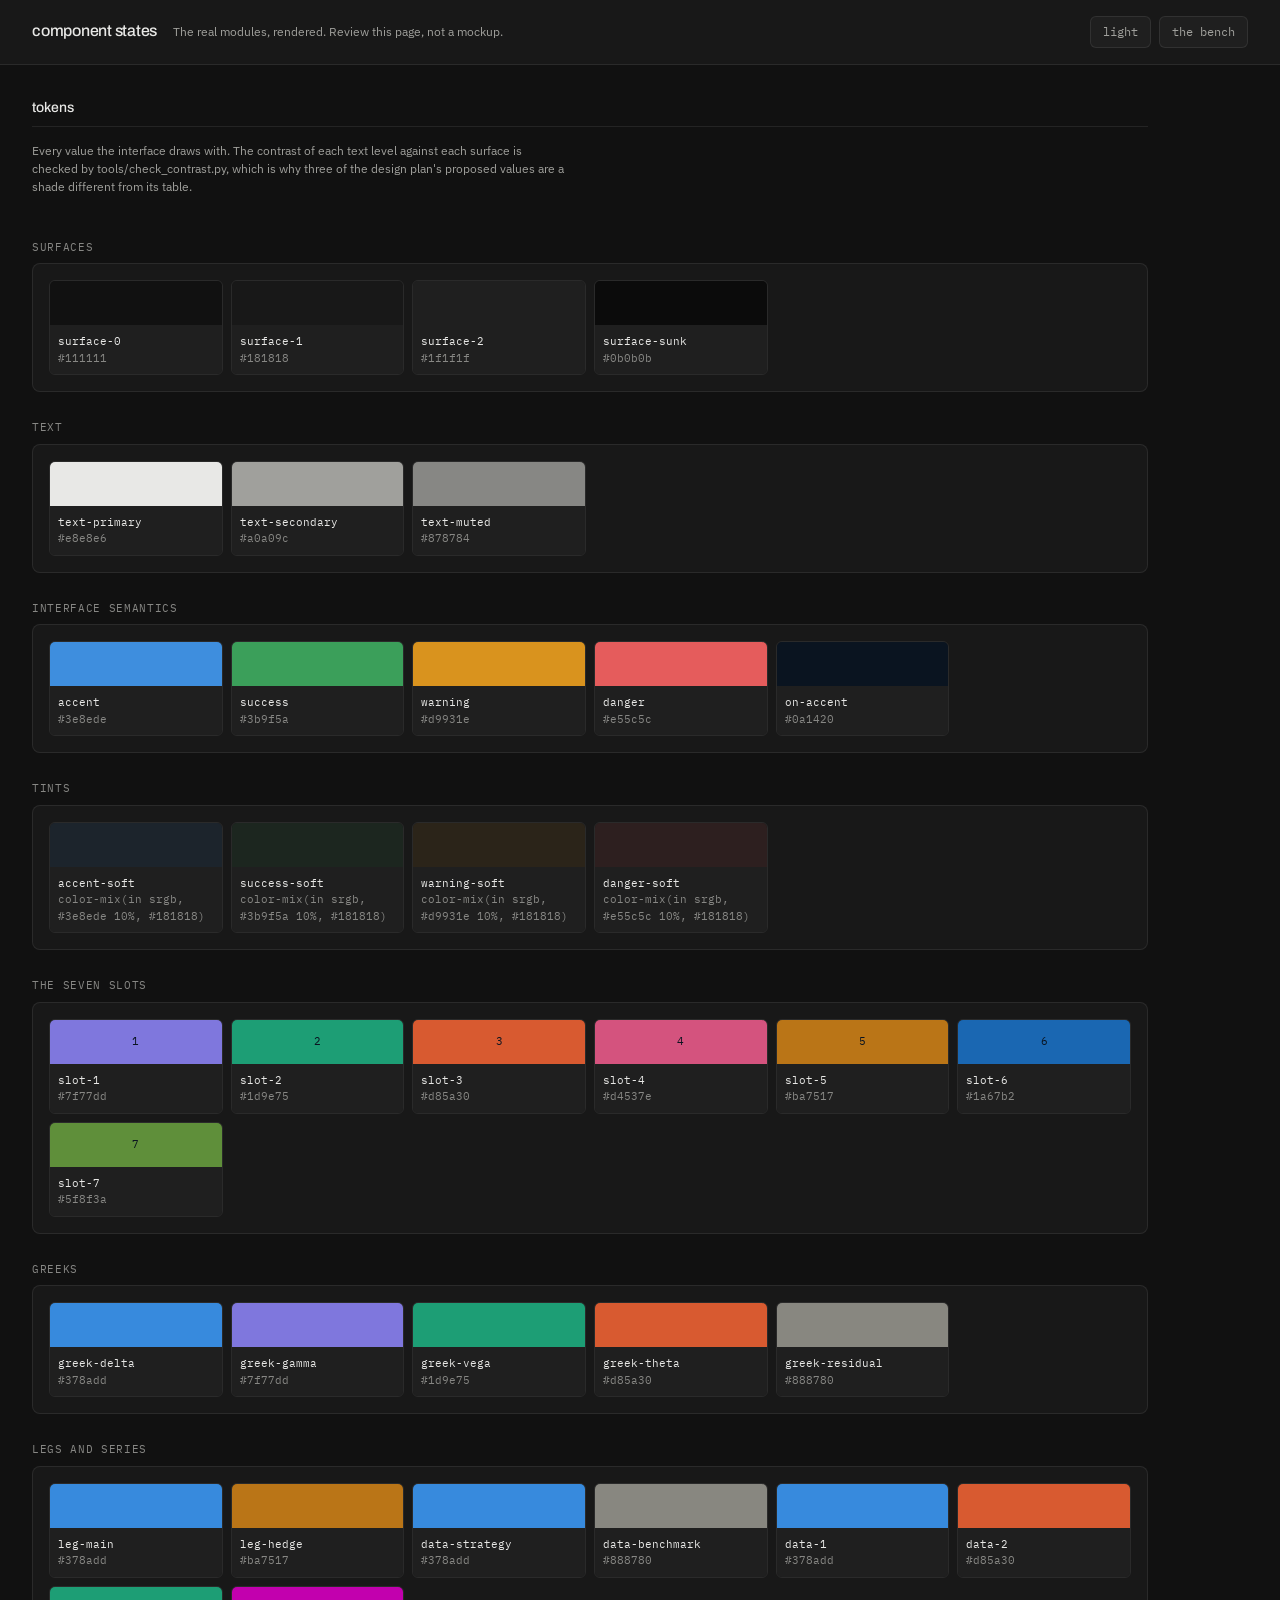
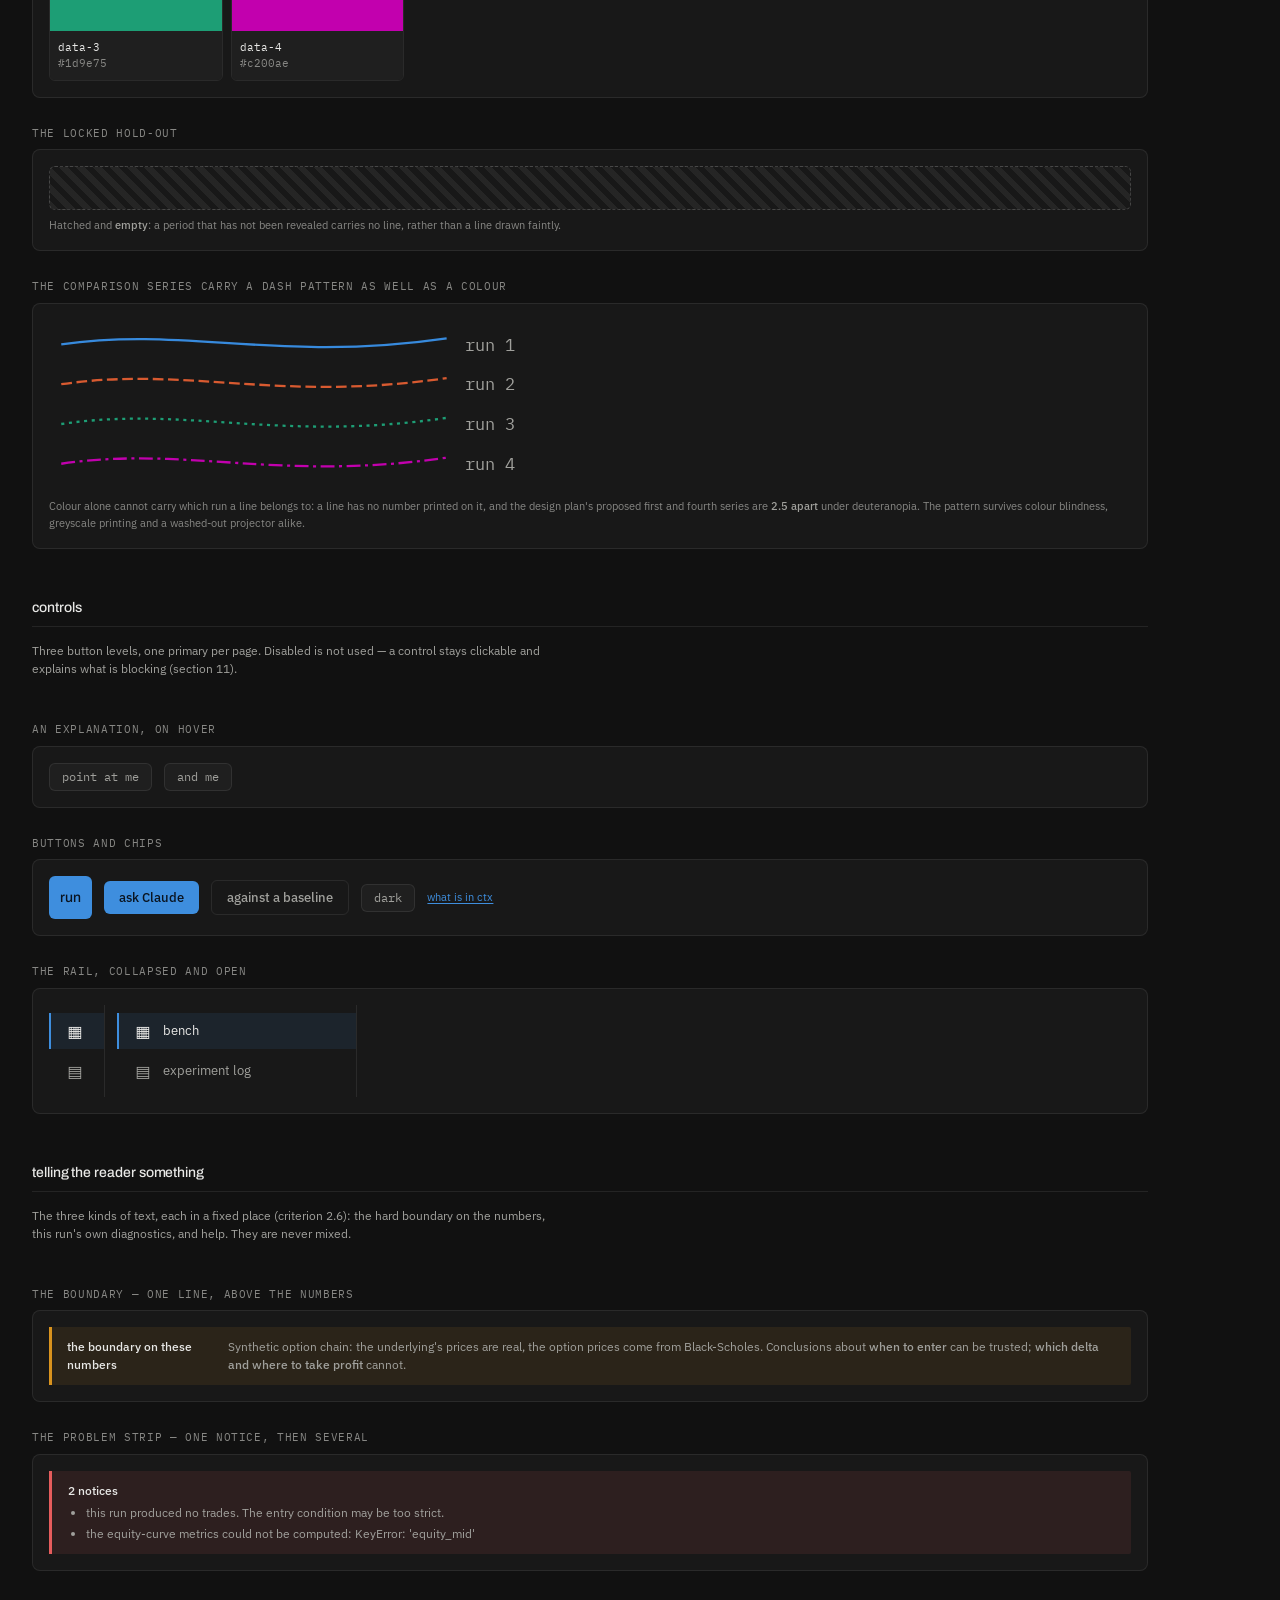
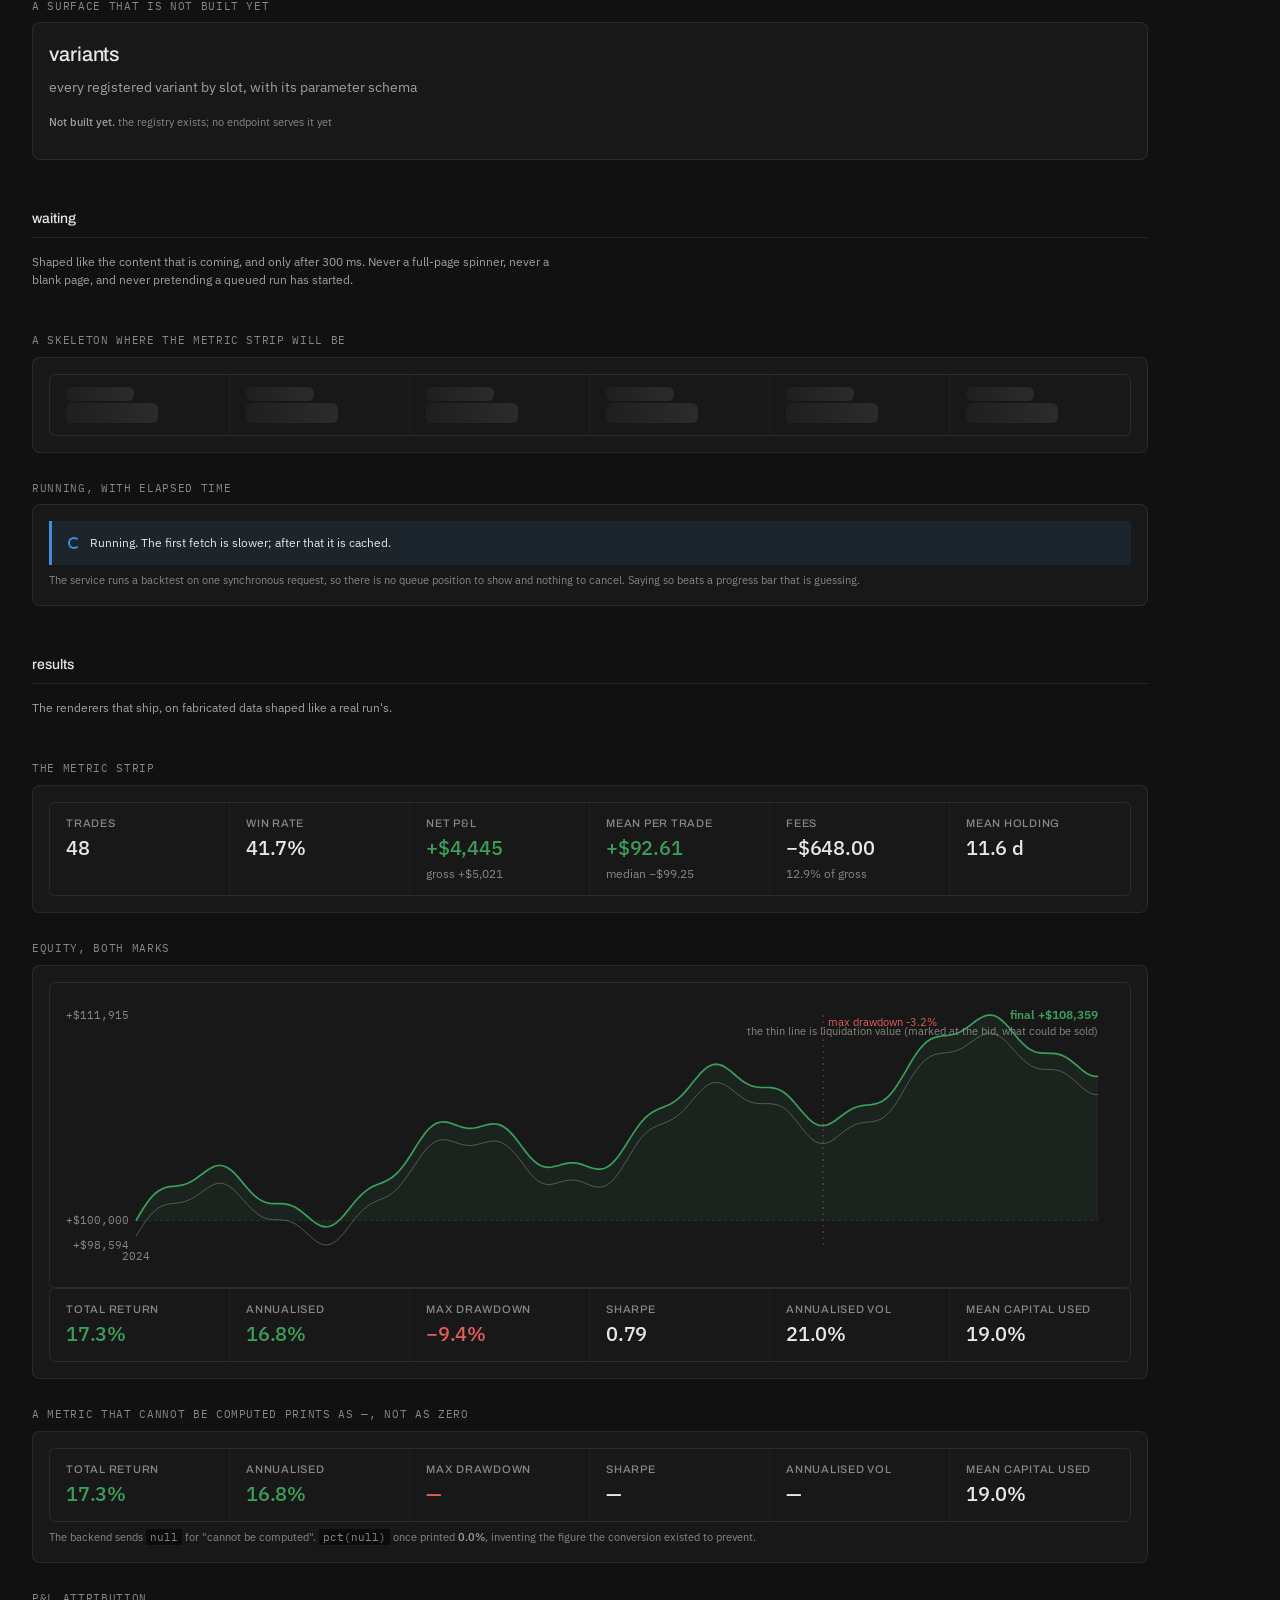
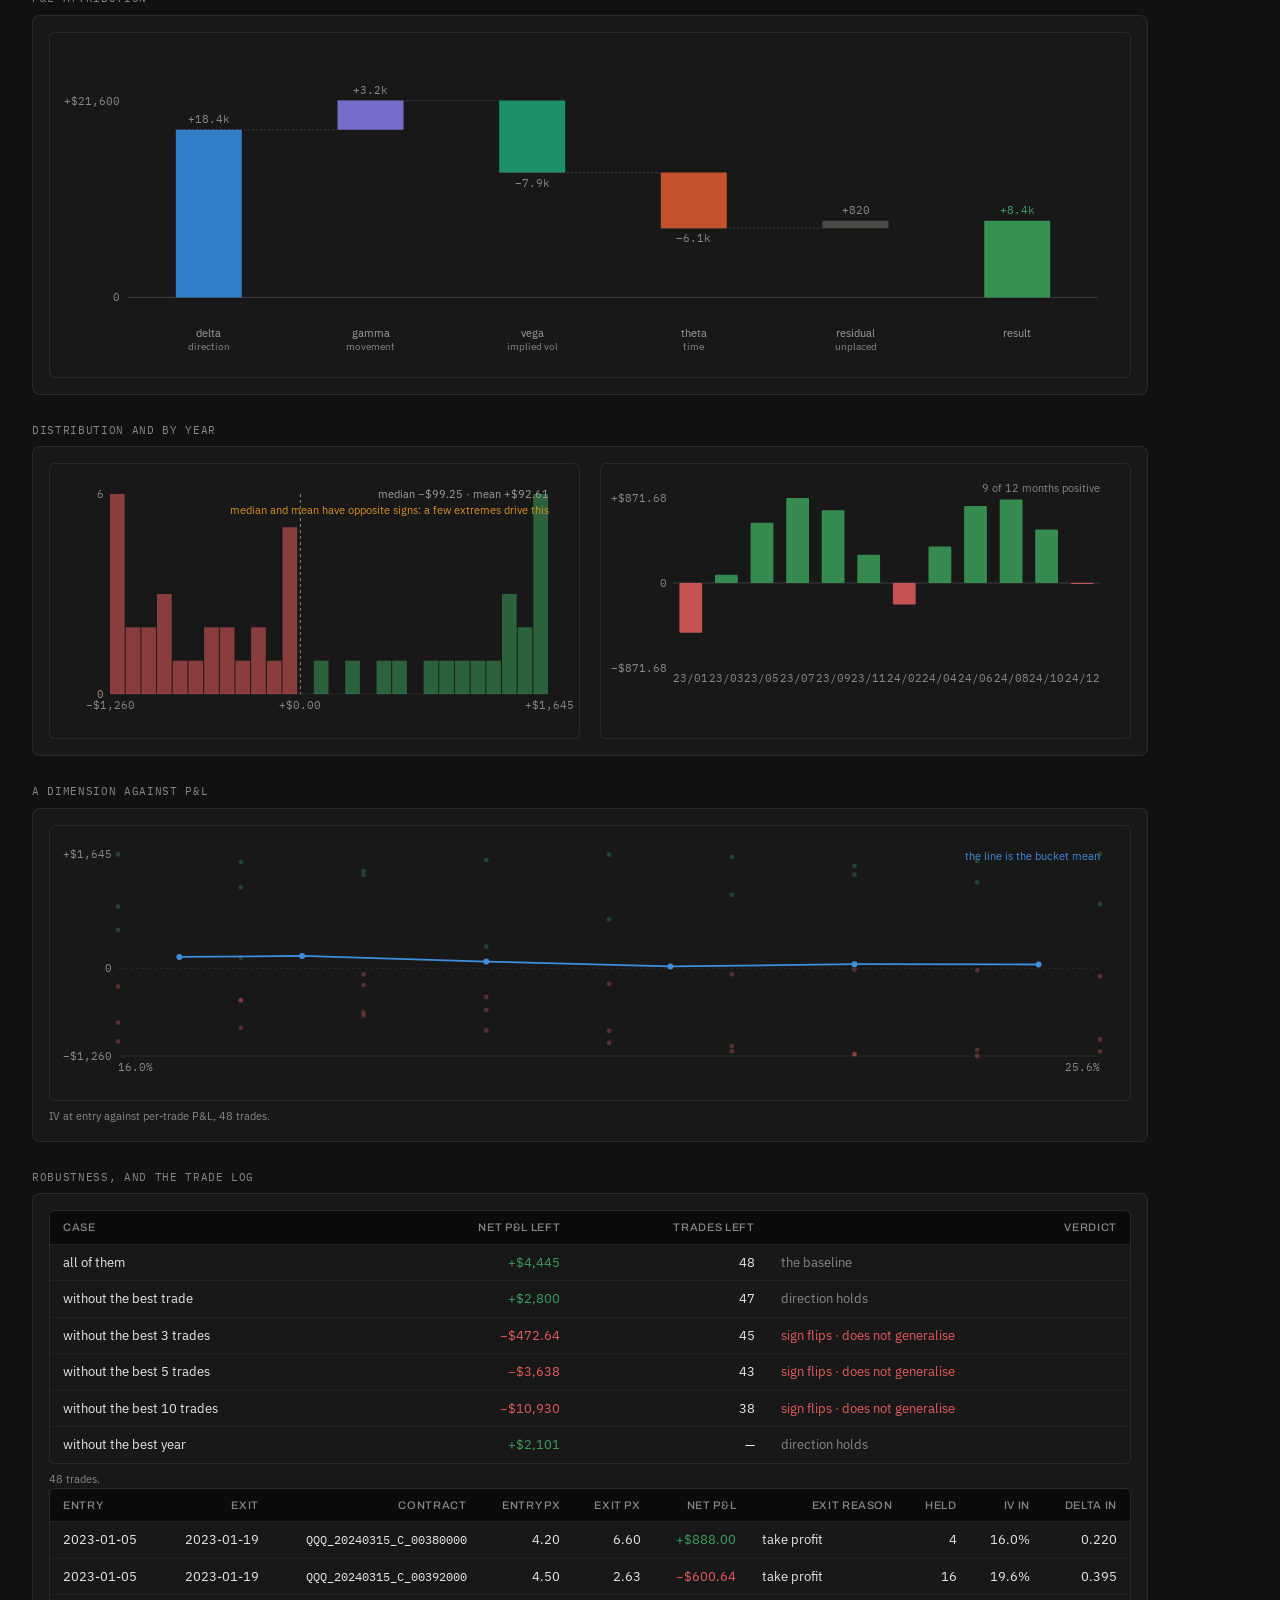
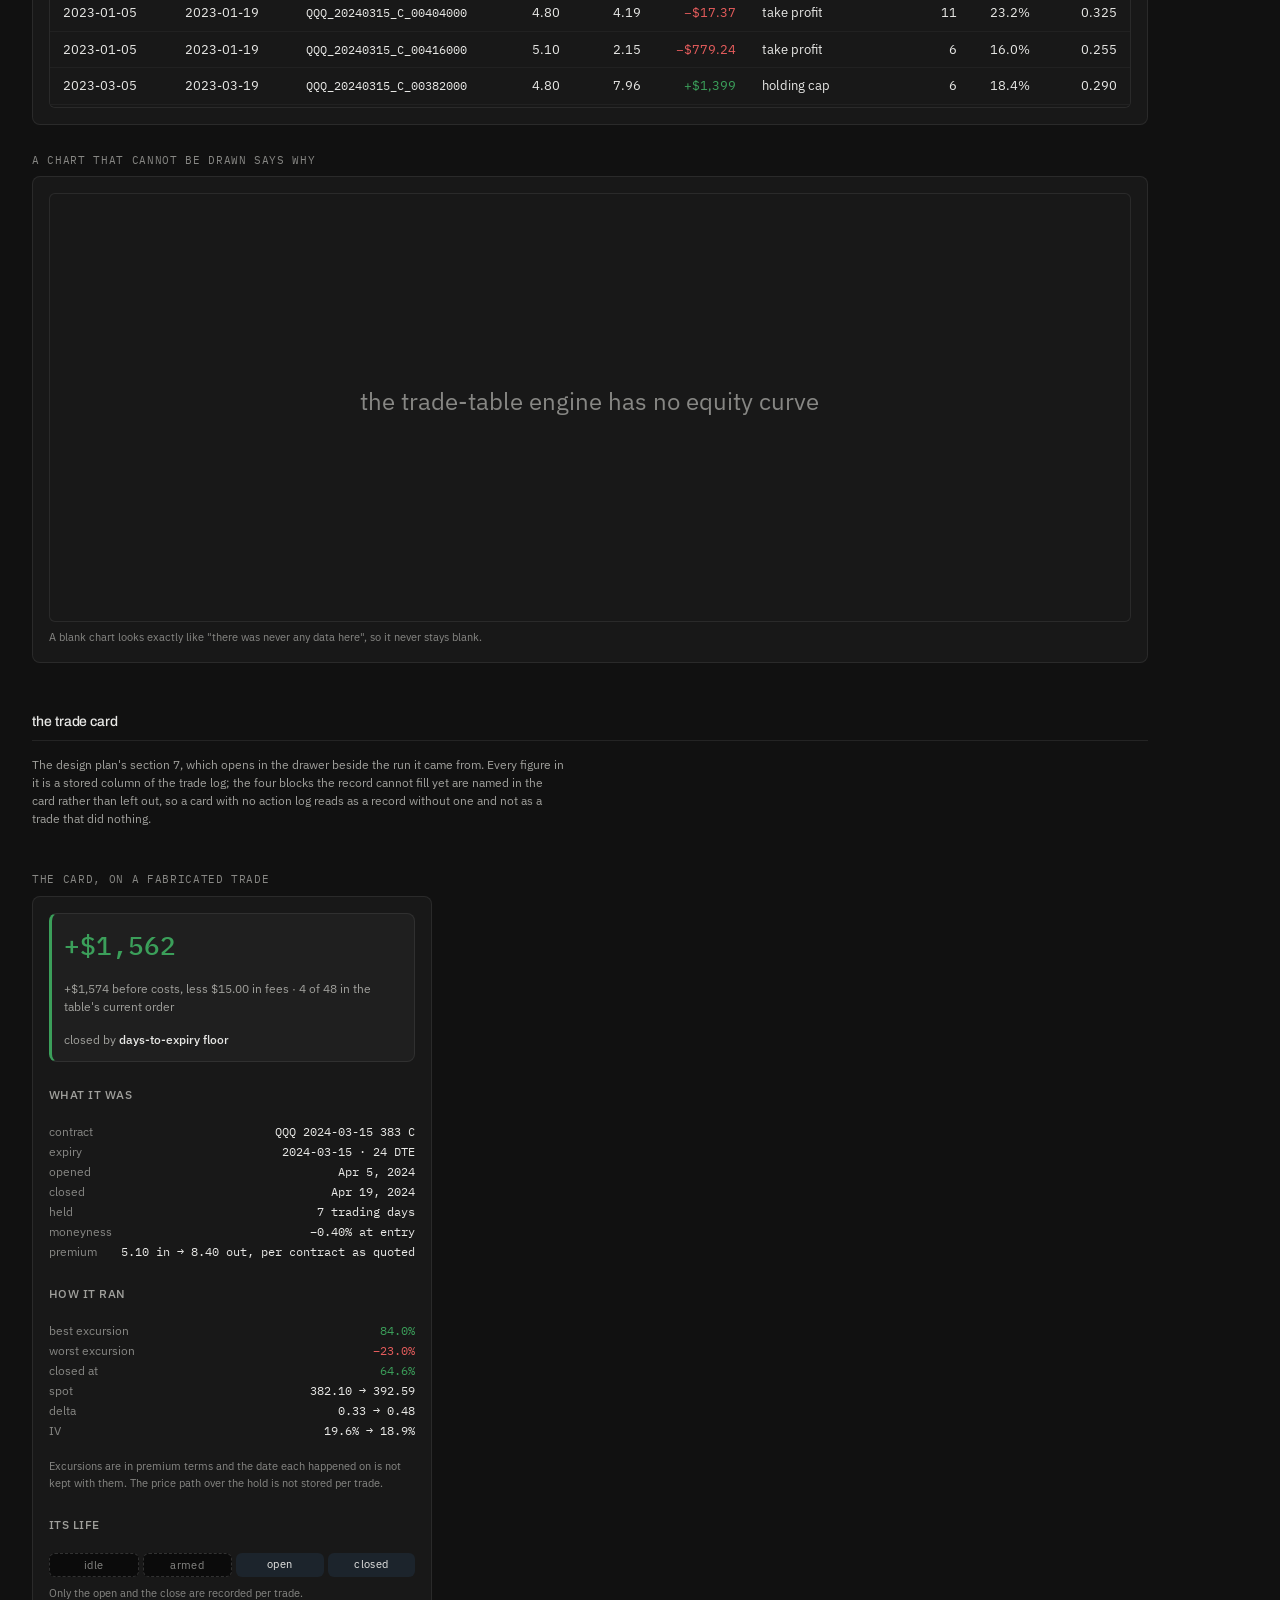
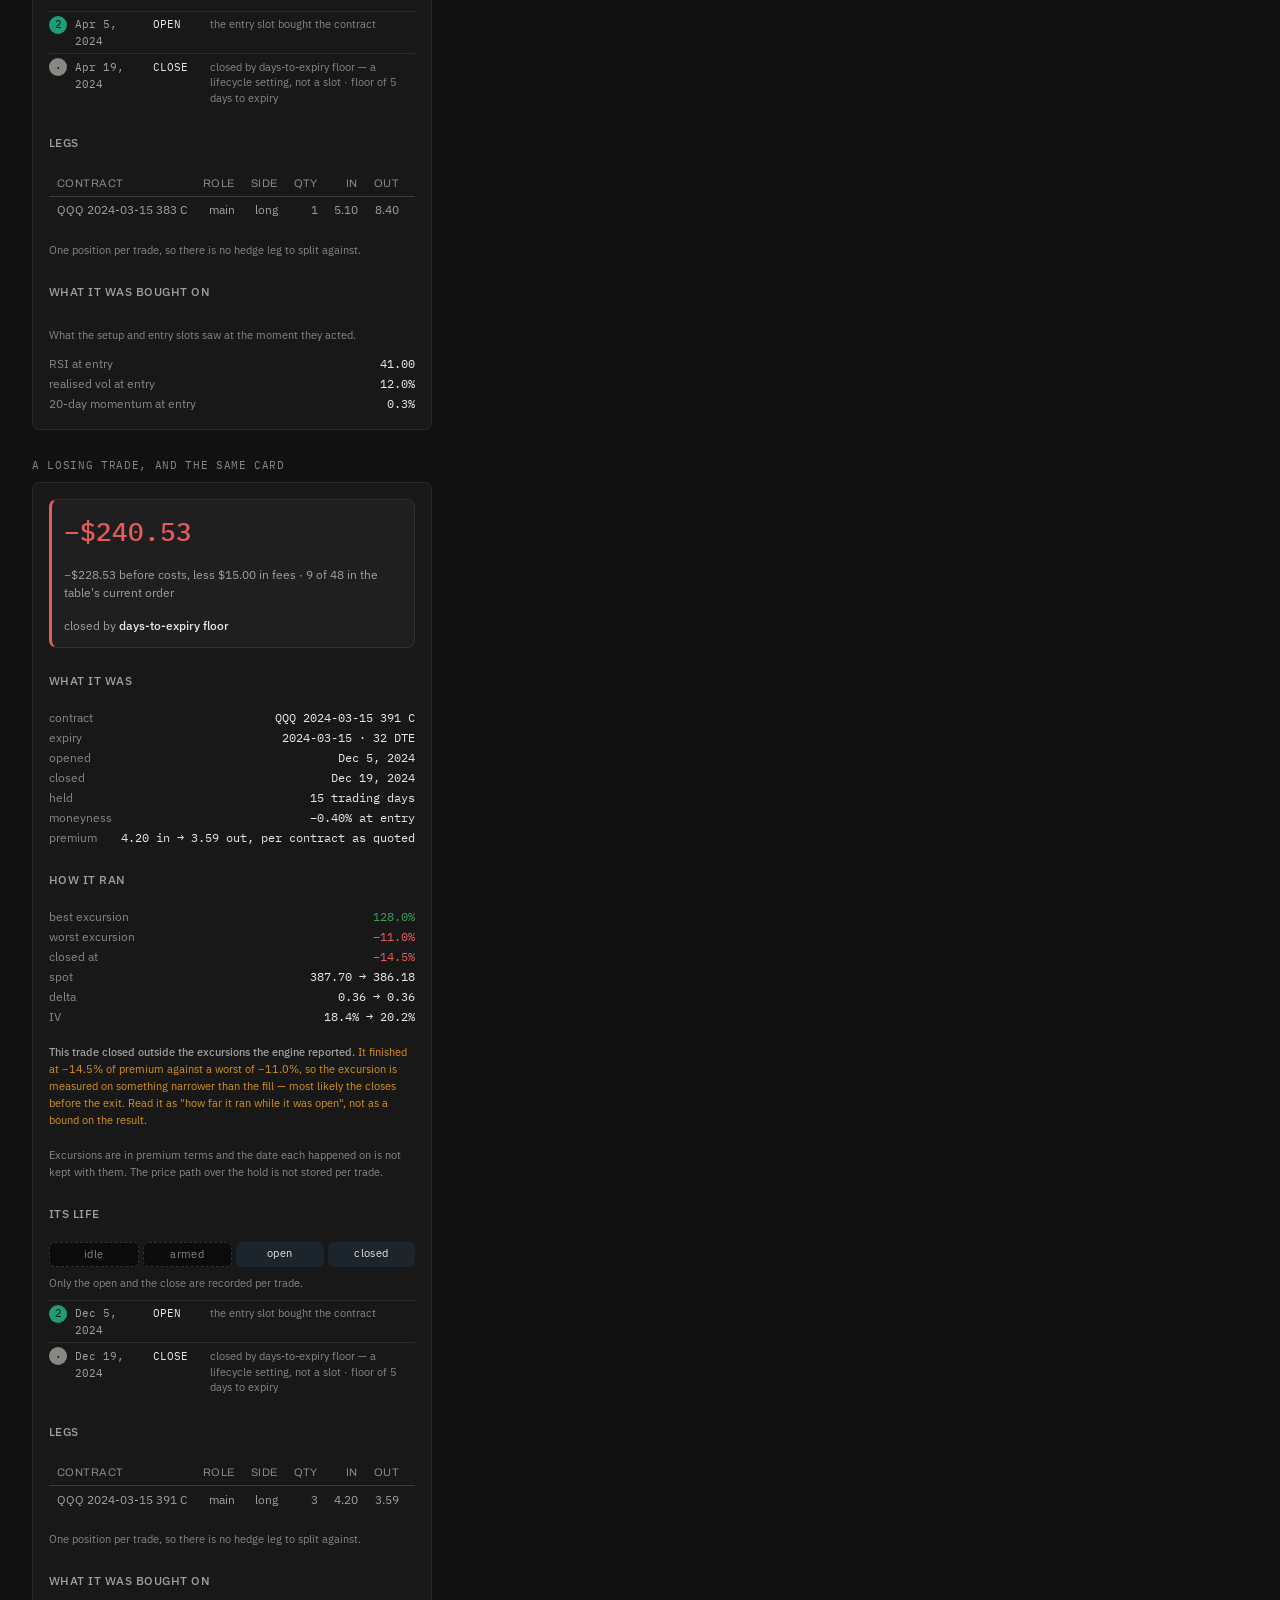
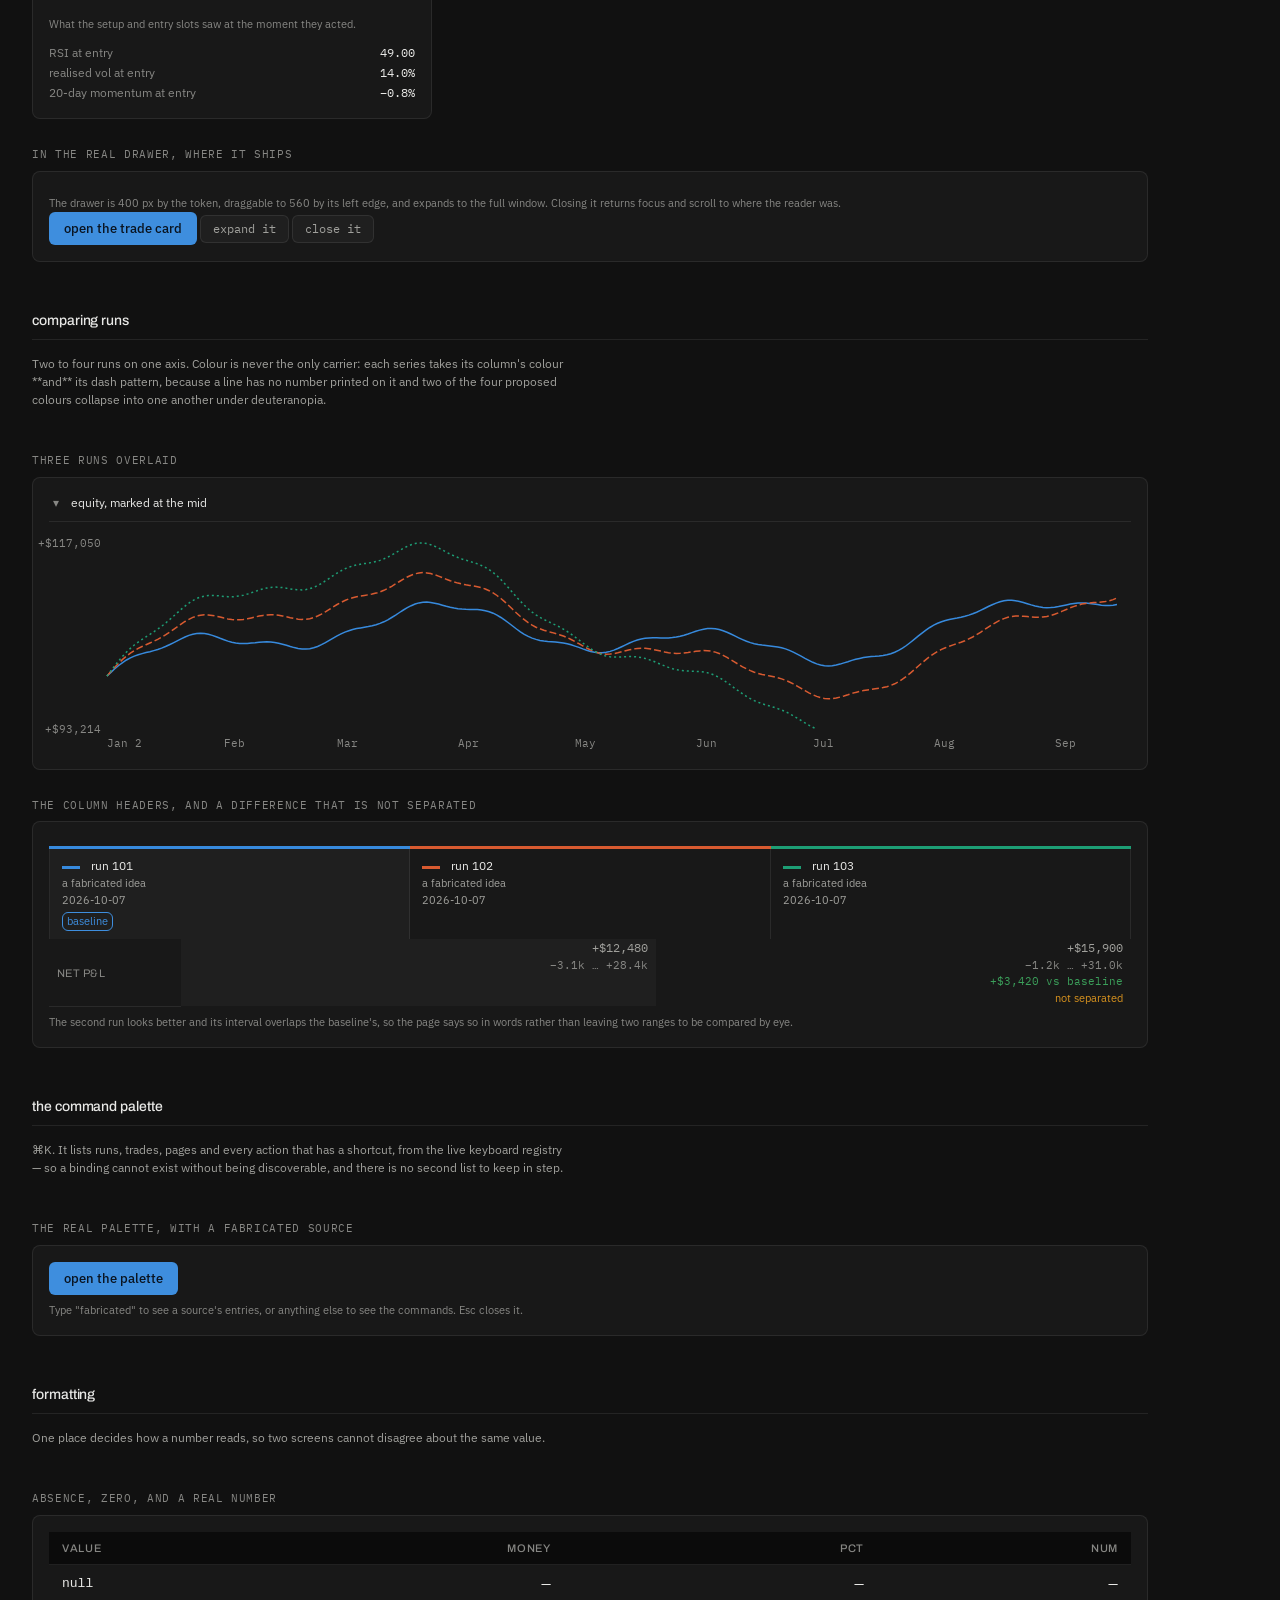
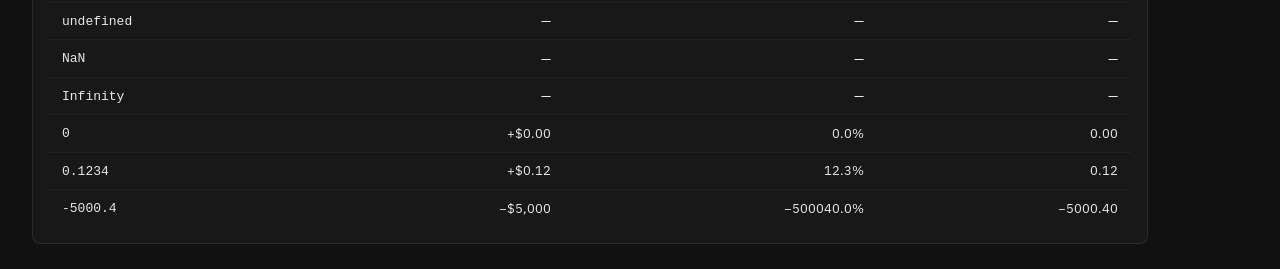
<file: app/static/states.html>
<!doctype html>
<meta charset="utf-8">
<meta name="viewport" content="width=device-width,initial-scale=1">
<title>Options Bench · component states</title>
<link rel="preconnect" href="https://fonts.gstatic.com" crossorigin>
<link rel="stylesheet" href="https://fonts.googleapis.com/css2?family=Archivo:wght@500;600;700&family=IBM+Plex+Mono:wght@400;500&family=IBM+Plex+Sans:wght@400;500;600&display=swap">
<link rel="stylesheet" href="css/tokens.css">
<link rel="stylesheet" href="app.css">
<link rel="stylesheet" href="bench.css">
<link rel="stylesheet" href="css/shell.css">
<link rel="stylesheet" href="css/run.css">
<link rel="stylesheet" href="css/log.css">
<link rel="stylesheet" href="css/states.css">

<!--
  The component and state gallery.

  The design plan (section 13) asks for Storybook: every component shipped with all of its
  states, and design review done on the running interface rather than on mockups. This
  project has no npm and no build step — the service is the Python standard library and
  the page loads its modules directly — so Storybook is replaced by this page, which keeps
  the part that matters: **it imports the real modules and renders the real components**,
  so what is reviewed here is what ships. The deviation is recorded in the frontend plan.

  What belongs here: every component, in every state from the plan's section 11, plus the
  token palette with the contrast decisions visible. What does not: a second
  implementation of anything. If something can only be shown here by reimplementing it,
  the component is too entangled with its page and that is the finding.
-->

<header class="g-top">
  <h1>component states</h1>
  <p>The real modules, rendered. Review this page, not a mockup.</p>
  <div class="g-actions">
    <button class="chip" id="theme" type="button"></button>
    <a class="chip" href="index.html">the bench</a>
  </div>
</header>

<main class="g-main" id="gallery">
  <p class="hint">loading the modules…</p>
</main>

<script type="module" src="js/states.js"></script>
</file>
<file: app/static/css/tokens.css>
/* tokens.css — every spacing, type, colour and motion value in the interface.
 *
 * From the design plan's token table (section 18), which also says: "Color values are a
 * starting proposal; verify each against the contrast, saturation and colour-blind rules
 * in section 12 before finalizing." So they are verified rather than pasted —
 * `tools/check_contrast.py` parses this file and asserts the text-on-surface pairs reach
 * 4.5:1, which is one of the design plan's own acceptance criteria (section 16).
 *
 * Three rules for using this file:
 *
 * 1. **No hex outside it.** A colour written inline is a colour no theme can switch and
 *    no checker can see.
 * 2. **Dark is the default** (section 12). Light is an override, not the base.
 * 3. **Roles, not appearances.** `--text-muted`, not `--grey`; `--slot-4`, not `--pink`.
 *    A name that describes the colour stops being true the moment the colour changes.
 *
 * The `*-soft` tints and `--surface-sunk` are not in the design plan's table: the
 * existing stylesheet needs them, and they are derived with `color-mix` from the tokens
 * above rather than invented as ten more hex values that would then drift.
 */

:root {
  /* ── spacing: the 8 px grid (8, 12, 16 inside components, 24 between blocks,
     32 between page sections) ── */
  --space-1: 4px;  --space-2: 8px;  --space-3: 12px;
  --space-4: 16px; --space-5: 24px; --space-6: 32px; --space-7: 48px;

  /* ── type: 13 px base, two weights only ── */
  --font-xs: 11px; --font-sm: 12px; --font-base: 13px;
  --font-md: 14px; --font-lg: 16px; --font-xl: 20px;
  /* One step past the design plan's table. Its scale stops at 20 px, which is right for a
     number in a band of eight and too small for the one figure a page is *about* — the
     verdict's amount, a lead metric, a trade's P&L. Set by eye at the size the project had
     already been using before the scale was applied, and kept here so it is still one place
     that decides. */
  --font-display: 26px;
  --weight-regular: 400;
  --weight-medium: 500;
  --line-body: 1.5;
  --row-compact: 28px;
  --row-comfortable: 36px;

  --radius-sm: 6px; --radius-md: 8px; --radius-lg: 12px;

  --mono: "IBM Plex Mono", ui-monospace, Menlo, monospace;
  --sans: "IBM Plex Sans", "PingFang SC", "Hiragino Sans GB", system-ui, sans-serif;
  --display: "Archivo", "IBM Plex Sans", "PingFang SC", system-ui, sans-serif;

  /* ── layout ── */
  --nav-collapsed: 56px;
  --nav-expanded: 240px;
  --drawer-width: 400px;
  --drawer-max: 560px;
  --min-content-width: 1100px;
  --topbar-height: 48px;

  --motion-fast: 150ms;
  --motion-base: 200ms;
  --ease: ease-out;

  /* ── data colours: one fixed value per meaning, in both themes ──
     These do not change between light and dark. A slot's colour is an identity used on
     action markers, attribution bars, slot filters and slot cards at once; if it shifted
     with the theme, two screenshots of the same trade would not be comparable. Section 12
     also requires every slot marker to carry its number, so colour is never the only
     carrier of which slot is which. */
  --data-strategy: #378add;
  --data-benchmark: #888780;

  --slot-1: #7f77dd;  /* setup / regime     */
  --slot-2: #1d9e75;  /* entry              */
  --slot-3: #d85a30;  /* take profit        */
  --slot-4: #d4537e;  /* stop loss          */
  --slot-5: #ba7517;  /* headwind           */
  /* The design plan proposes #185fa5 here. On the default dark ground that navy reaches
     only 2.72:1 — below the 3:1 a marker needs to be seen at all — so it is lifted to the
     nearest tone of the same hue that clears it (3.06:1 on dark, 4.95:1 on white) and
     stays one fixed value, as a slot's identity must. */
  --slot-6: #1a67b2;  /* positioning        */
  --slot-7: #5f8f3a;  /* hedge / protection */

  --greek-delta: #378add;
  --greek-gamma: #7f77dd;
  --greek-vega: #1d9e75;
  --greek-theta: #d85a30;
  --greek-residual: #888780;

  --leg-main: #378add;
  --leg-hedge: #ba7517;

  /* ── the comparison series: colour is **not** the only carrier ──
     Two to four runs overlaid on one chart. Unlike a slot marker, a line has no number
     printed on it, so colour would be carrying the identity alone — and the design plan's
     proposed fourth series (#7f77dd, a violet) is 2.5 apart from the first under
     deuteranopia, which is to say identical. Two runs being compared would have drawn the
     same line.

     Two answers, both applied. The fourth series is chosen by search rather than taste:
     of every colour that clears 3:1 on all five surfaces in both themes, this magenta is
     among the furthest from the other three under both kinds of colour blindness (21.9,
     against the 2.5 of the proposal). A pure red scores marginally higher and is not used,
     because red already means a loss everywhere else on the page.

     And **every series carries a dash pattern as well**, which survives colour blindness,
     greyscale printing and a washed-out projector alike. `tools/check_contrast.py`
     enforces the separation floor for this group and only reports it for the slots and
     the Greeks, which carry a number or a written label of their own. */
  --data-1: #378add; --data-2: #d85a30; --data-3: #1d9e75; --data-4: #c200ae;

  /* The matching stroke patterns, in series order. Solid for the first, because the
     baseline column should read as the plain one. */
  --dash-1: none;
  --dash-2: 7 3;
  --dash-3: 2 3;
  --dash-4: 9 3 2 3;

  /* ── dark, the default ── */
  --surface-0: #111111;
  --surface-1: #181818;
  --surface-2: #1f1f1f;
  --text-primary: #e8e8e6;
  --text-secondary: #a0a09c;
  /* The design plan proposes #6b6b68. It reaches only 3.08:1 on `--surface-2`, and a hint
     is text, so it is lifted to the lightest-but-one step that clears 4.5:1 everywhere it
     can land. The three text levels sit closer together than the proposal intended; that
     is the price of the rule, and the rule is the one the plan states twice. */
  --text-muted: #878784;
  --border: rgba(255, 255, 255, 0.08);
  --border-strong: rgba(255, 255, 255, 0.16);

  /* ── interface semantics, per theme ──
     Separate from the data colours above, which is the design plan's own division:
     "Interface colors and data colors are separate systems." These four are also used as
     **text** — a link, a pass or fail label, a badge — and the plan's single proposal was
     chosen against a dark ground, where it reads well and on white does not (`--warning`
     on white is 2.58:1). So each theme carries the tone of the same hue that clears
     4.5:1 on its own surfaces. `--data-strategy` keeps the proposed blue unchanged,
     because an equity line is not text and must not shift between themes.

     Two are also lifted a shade from the proposal: `--accent` (#378add) and `--danger`
     (#e24b4a). Both are used as small bold text on a tint of themselves — that is what a
     badge is — and #e24b4a reaches 4.51:1 on the bare panel, so **any** tint of its own
     colour behind it falls under the bar and no mixing share can rescue it. Lifting the
     text colour can, and does. */
  --accent: #3e8ede;
  --success: #3b9f5a;
  --warning: #d9931e;
  --danger: #e55c5c;
  /* The text on an accent fill — a primary button, a selected chip. It is a token and
     not `white` because white on the dark theme's accent is 3.43:1, and a primary button
     whose label cannot be read is a conspicuous place to fail. Dark carries a near-black
     label on a bright fill (5.41:1); light carries white on a deeper blue (5.31:1). */
  --on-accent: #0a1420;

  /* A recessed area (a code box, a table head). Darker than the page in dark mode and
     lighter-but-tinted in light mode, so "sunk" reads as sunk in both. */
  --surface-sunk: #0b0b0b;

  /* Tints for banners, badges and selected rows: a share of the colour over the panel it
     sits on, so a palette change carries into every tint by itself. The share is 10%
     rather than the 15% the plan suggests for fills, because these tints carry text of
     their own colour (a `.comp-badge` is warning-on-warning-soft) and a heavier tint puts
     that pair under 4.5:1. */
  --accent-soft: color-mix(in srgb, var(--accent) 10%, var(--surface-1));
  --success-soft: color-mix(in srgb, var(--success) 10%, var(--surface-1));
  --warning-soft: color-mix(in srgb, var(--warning) 10%, var(--surface-1));
  --danger-soft: color-mix(in srgb, var(--danger) 10%, var(--surface-1));

  /* The locked hold-out: a 45° hatch at 12% of the muted text colour (section 18). It is
     hatched rather than filled because the period is not merely shaded, it is **empty** —
     no line is drawn across it until the hold-out is revealed. */
  --holdout-fill: repeating-linear-gradient(
    45deg,
    color-mix(in srgb, var(--text-muted) 12%, transparent) 0 6px,
    transparent 6px 12px
  );

  color-scheme: dark;
}

/* ── light: an override, for a bright room or a projector ──
   Dark is the base above, so light is reached two ways and never by default: the system
   asking for it (with no explicit choice on the page), or the page being set to it. The
   second block repeats the first because plain CSS has no way to share a declaration
   list, and a `:not([data-theme="dark"])` selector covering both would make light apply
   when nothing is set at all — the opposite of what section 12 asks for. */
@media (prefers-color-scheme: light) {
  :root:not([data-theme="dark"]) {
    --surface-0: #f7f7f5;
    --surface-1: #ffffff;
    --surface-2: #ffffff;
    --text-primary: #1f1f1e;
    --text-secondary: #5f5e5a;
    --text-muted: #6b6a67;
    --border: rgba(0, 0, 0, 0.08);
    --border-strong: rgba(0, 0, 0, 0.16);
    --surface-sunk: #eeedea;
    --accent: #206dba;
    --success: #2d7844;
    --warning: #8f6114;
    --danger: #d02221;
    --on-accent: #ffffff;
    color-scheme: light;
  }
}

:root[data-theme="light"] {
  --surface-0: #f7f7f5;
  --surface-1: #ffffff;
  --surface-2: #ffffff;
  --text-primary: #1f1f1e;
  --text-secondary: #5f5e5a;
  --text-muted: #6b6a67;
  --border: rgba(0, 0, 0, 0.08);
  --border-strong: rgba(0, 0, 0, 0.16);
  --surface-sunk: #eeedea;
  --accent: #206dba;
  --success: #2d7844;
  --warning: #8f6114;
  --danger: #d02221;
  --on-accent: #ffffff;
  color-scheme: light;
}

/* ── the names the existing stylesheets use ──
   `app.css` and `bench.css` were written against an earlier palette. Rather than a
   sweeping rename in the same change that introduces the tokens — which would make a
   visual regression impossible to attribute — the old names alias the new ones here and
   are removed stylesheet by stylesheet. Nothing new may use them. */
:root {
  --ground: var(--surface-0);
  --panel: var(--surface-1);
  --sunk: var(--surface-sunk);
  --line: var(--border);
  --line-soft: color-mix(in srgb, var(--border) 50%, transparent);
  --ink: var(--text-primary);
  --ink-2: var(--text-secondary);
  --ink-3: var(--text-muted);
  --gain: var(--success);
  --gain-soft: var(--success-soft);
  --loss: var(--danger);
  --loss-soft: var(--danger-soft);
  --warn: var(--warning);
  --warn-soft: var(--warning-soft);
  --radius: var(--radius-sm);
}
</file>
<file: app/static/app.css>
/* app.css — how a result is presented: tables, charts, stat strips, banners.
 *
 * The palette used to be declared at the top of this file. It now lives in
 * css/tokens.css, which is the only file in the interface allowed to contain a colour and
 * the only one `tools/check_contrast.py` reads. Two palettes, one of them stale, is the
 * drift this project refuses — and the old one here would have won, being linked second.
 */

*{box-sizing:border-box}

/* `hidden` has to actually hide.
 * The browser's default [hidden]{display:none} has lower specificity than any type
 * selector, so section{display:flex} overrides it — an element marked hidden stays
 * visible. That raises nothing; the interface is simply wrong, which is a silent
 * failure. */
[hidden]{display:none!important}
body{background:var(--ground);color:var(--ink);font-family:var(--sans);font-size:var(--font-md);line-height:1.55;
  -webkit-font-smoothing:antialiased}
.wrap{max-width:1200px;margin:0 auto;padding:28px 24px 72px;display:flex;flex-direction:column;gap:22px}
h1,h2,h3{font-family:var(--display);margin:0;text-wrap:balance}
button,select,input{font:inherit;color:inherit}
:focus-visible{outline:2px solid var(--accent);outline-offset:2px}

header{display:flex;flex-wrap:wrap;gap:18px;align-items:flex-end;justify-content:space-between;
  padding-bottom:16px;border-bottom:1px solid var(--line)}
.title-block{display:flex;flex-direction:column;gap:5px;min-width:250px}
h1{font-size:var(--font-xl);font-weight:var(--weight-medium);letter-spacing:-.015em}
.sub{color:var(--ink-2);font-size:var(--font-sm);margin:0}
.sub code{font-family:var(--mono);font-size:var(--font-sm);background:var(--sunk);padding:1px 5px;border-radius:2px}
.loader{display:flex;align-items:center;gap:10px}
.drop{border:1px dashed var(--line);border-radius:var(--radius);padding:9px 14px;font-size:var(--font-sm);
  color:var(--ink-2);cursor:pointer;background:var(--panel);transition:border-color .15s,color .15s;white-space:nowrap}
.drop:hover,.drop.over{border-color:var(--accent);color:var(--accent);border-style:solid}
.drop strong{color:var(--ink);font-weight:var(--weight-medium)}
.reset{background:none;border:none;color:var(--ink-3);font-size:var(--font-sm);cursor:pointer;text-decoration:underline;
  text-underline-offset:3px;padding:4px}
.reset:hover{color:var(--ink)}

.banner{display:flex;gap:11px;align-items:flex-start;background:var(--warn-soft);
  border-left:3px solid var(--warn);padding:11px 15px;font-size:var(--font-sm);border-radius:0 2px 2px 0}
.banner b{font-weight:var(--weight-medium)}
.banner span{color:var(--ink-2)}

/* The problem strip */
.issues{background:var(--loss-soft);border-left:3px solid var(--loss);padding:11px 16px;
  font-size:var(--font-sm);border-radius:0 2px 2px 0;color:var(--ink)}
.issues b{font-weight:var(--weight-medium);display:block;margin-bottom:4px}
.issues ul{margin:0;padding-left:18px;display:flex;flex-direction:column;gap:3px;color:var(--ink-2)}

.strip{display:flex;flex-wrap:wrap;gap:0;border:1px solid var(--line);border-radius:var(--radius);
  background:var(--panel);overflow:hidden;margin:0}
.stat{flex:1 1 128px;padding:12px 16px;border-right:1px solid var(--line-soft);display:flex;flex-direction:column;gap:2px}
.stat:last-child{border-right:none}
.stat dt{font-family:var(--display);font-size:var(--font-xs);font-weight:var(--weight-medium);letter-spacing:.07em;
  text-transform:uppercase;color:var(--ink-3)}
.stat dd{margin:0;font-size:var(--font-xl);font-weight:var(--weight-medium);font-variant-numeric:tabular-nums;letter-spacing:-.01em}
.stat .note{font-size:var(--font-sm);color:var(--ink-3)}

.controls{display:flex;flex-wrap:wrap;gap:16px;align-items:flex-end;padding:14px 16px;
  background:var(--sunk);border:1px solid var(--line-soft);border-radius:var(--radius)}
.field{display:flex;flex-direction:column;gap:5px}
/* Sentence case, which is the addendum's rule for every piece of text in the interface and
   the reason these fit their column now: uppercase with .07em of tracking made "days to
   expiry from" a third wider than the box under it, so the unit that follows wrapped onto a
   line of its own and read as a second, nameless field. */
.field label{font-family:var(--sans);font-size:var(--font-sm);font-weight:var(--weight-regular);
  color:var(--ink-2)}
.field select,.field input{background:var(--panel);border:1px solid var(--line);border-radius:var(--radius-sm);
  padding:6px 9px;font-size:var(--font-base);min-width:130px}
.spacer{flex:1}

section{display:flex;flex-direction:column;gap:11px}
.sec-head{display:flex;align-items:baseline;gap:12px;flex-wrap:wrap}
h2{font-size:var(--font-md);font-weight:var(--weight-medium);letter-spacing:-.005em}
.sec-head p{margin:0;font-size:var(--font-sm);color:var(--ink-2)}
/* The anomaly and diagnostics sections use this pair. They had no rules at all, so the
   heading and its aside rendered as one run of text ("worth a lookfound by rules"). */
.sec-h{display:flex;align-items:baseline;gap:12px;flex-wrap:wrap;margin:0;
  font-size:var(--font-md);font-weight:var(--weight-medium);letter-spacing:-.005em}
.sec-why{font-size:var(--font-sm);font-weight:var(--weight-regular);letter-spacing:0;color:var(--ink-2)}

.scroll{overflow-x:auto;border:1px solid var(--line);border-radius:var(--radius);background:var(--panel)}
table{border-collapse:collapse;width:100%;font-size:var(--font-base)}
th,td{padding:8px 13px;text-align:right;white-space:nowrap;border-bottom:1px solid var(--line-soft)}
th{font-family:var(--display);font-size:var(--font-xs);font-weight:var(--weight-medium);letter-spacing:.06em;text-transform:uppercase;
  color:var(--ink-3);background:var(--sunk);position:sticky;top:0;z-index:1}
th:first-child,td:first-child{text-align:left}
tbody tr:last-child td{border-bottom:none}
tbody tr:hover td{background:var(--sunk)}
td.n,.n{font-variant-numeric:tabular-nums}
.pos{color:var(--gain)} .neg{color:var(--loss)}
.barcell{position:relative;min-width:140px}
.bar{position:absolute;top:50%;transform:translateY(-50%);height:15px;border-radius:1px;opacity:.5}
.bar.p{background:var(--gain)} .bar.n{background:var(--loss)}
.axis{position:absolute;top:0;bottom:0;width:1px;background:var(--line)}
.mini{display:inline-block;height:4px;background:var(--accent);border-radius:2px;opacity:.45;vertical-align:middle}

.grid-tab td{text-align:center;font-variant-numeric:tabular-nums}
.grid-tab td:first-child{text-align:left;font-weight:var(--weight-medium)}
.cell{display:block;padding:3px 0;border-radius:2px}
.cell small{display:block;font-size:var(--font-xs);color:var(--ink-3);font-weight:var(--weight-regular)}

.chart{border:1px solid var(--line);border-radius:var(--radius);background:var(--panel);padding:14px 16px 10px}
svg{display:block;width:100%;height:auto;overflow:visible}
.two{display:grid;grid-template-columns:1fr 1fr;gap:20px}
@media(max-width:880px){.two{grid-template-columns:1fr}}

/* The AI summary */
.ai{border:1px solid var(--line);border-radius:var(--radius);background:var(--panel);overflow:hidden}
.ai-head{display:flex;align-items:center;gap:12px;padding:12px 16px;border-bottom:1px solid var(--line-soft);
  background:var(--sunk);flex-wrap:wrap}
.ai-head h2{flex:0 0 auto}
.ai-head p{margin:0;font-size:var(--font-sm);color:var(--ink-2);flex:1;min-width:200px}
.btn{background:var(--accent);color:var(--on-accent);border:none;border-radius:var(--radius-sm);padding:7px 15px;font-size:var(--font-base);
  font-weight:var(--weight-medium);cursor:pointer}
.btn:hover{filter:brightness(1.08)}
.btn:disabled{opacity:.5;cursor:default}
.btn.ghost{background:none;color:var(--ink-2);border:1px solid var(--line)}
.ai-body{padding:15px 18px;font-size:var(--font-base);line-height:1.72;white-space:pre-wrap;min-height:20px;color:var(--ink)}
.ai-body:empty{display:none}
.ai-body em{color:var(--ink-3);font-style:normal}

/* A/B comparison */
.ab{display:grid;grid-template-columns:1fr 1fr;gap:0;border:1px solid var(--line);
  border-radius:var(--radius);overflow:hidden;background:var(--panel)}
@media(max-width:700px){.ab{grid-template-columns:1fr}}
.side{padding:14px 18px;display:flex;flex-direction:column;gap:8px}
.side:first-child{border-right:1px solid var(--line-soft)}
.side h3{font-size:var(--font-sm);font-weight:var(--weight-medium);color:var(--ink-2);letter-spacing:.02em}
.side .big{font-size:var(--font-xl);font-weight:var(--weight-medium);font-variant-numeric:tabular-nums;letter-spacing:-.015em}
.side dl{display:grid;grid-template-columns:auto 1fr;gap:3px 14px;margin:0;font-size:var(--font-sm)}
.side dt{color:var(--ink-3)} .side dd{margin:0;text-align:right;font-variant-numeric:tabular-nums}
.verdict{padding:11px 18px;border-top:1px solid var(--line-soft);background:var(--sunk);
  font-size:var(--font-sm);grid-column:1/-1;color:var(--ink-2)}

.empty{padding:26px;text-align:center;color:var(--ink-3);font-size:var(--font-base)}
footer{border-top:1px solid var(--line);padding-top:16px;font-size:var(--font-sm);color:var(--ink-3);
  display:flex;flex-direction:column;gap:6px}
footer code{font-family:var(--mono);font-size:var(--font-sm)}
@media(prefers-reduced-motion:reduce){*{transition:none!important;animation:none!important}}
/* ── the signal reference panel ────────────────────────────
   Grouped by family, each row carrying its meaning and unit — a list of bare names
   asks the user to guess the convention, and guessing wrong raises nothing. */
.ref { margin-top: 10px; border-top: 1px solid var(--line); padding-top: 8px; }
.ref > summary {
  cursor: pointer; font-size:var(--font-sm); color: var(--ink-3);
  list-style: none; display: flex; align-items: center; gap: 6px;
}
.ref > summary::-webkit-details-marker { display: none; }
.ref > summary::before { content: "▸"; font-size:var(--font-xs); transition: transform .15s; }
.ref[open] > summary::before { transform: rotate(90deg); }
.ref-n { color: var(--ink-3); font-variant-numeric: tabular-nums; }
.ref-search {
  width: 100%; margin: 8px 0 6px; padding: 5px 8px; font-size:var(--font-sm);
  border: 1px solid var(--line); border-radius: var(--radius-sm); background: var(--panel); color: var(--ink);
}
.sig-ref { display: flex; flex-direction: column; gap: 9px; max-height: 300px; overflow-y: auto; }
.sig-fam {
  font-size:var(--font-xs); letter-spacing: .08em; color: var(--ink-3);
  text-transform: uppercase; margin-bottom: 3px;
}
.sig {
  display: grid; grid-template-columns: 5.6em 1fr auto auto; gap: 8px; align-items: baseline;
  width: 100%; padding: 4px 6px; text-align: left; cursor: pointer;
  background: none; border: 0; border-radius: var(--radius-sm); color: var(--ink-2); font-size:var(--font-sm);
}
.sig:hover { background: var(--sunk); }
.sig code { font-size:var(--font-sm); color: var(--ink); }
.sig-what { color: var(--ink-3); overflow: hidden; text-overflow: ellipsis; white-space: nowrap; }
.sig-unit { color: var(--ink-3); font-size:var(--font-xs); }
.sig-warn {
  display: inline-flex; align-items: center; justify-content: center;
  width: 13px; height: 13px; border-radius: 50%;
  background: var(--warn-soft); color: var(--warn); font-size:var(--font-xs); font-weight:var(--weight-medium);
}

/* ── the four layers ───────────────────────────────────────
   Seven equal fieldsets would be laid out by a table of components rather than by the
   order things happen in a trade, which hides that (4) stop loss and (6) size are one
   number seen from two sides. */
.layer { margin: 16px 0 0; }
.layer-head {
  display: flex; align-items: baseline; gap: 8px; flex-wrap: wrap;
  padding: 0 0 6px; border-bottom: 1px solid var(--line);
}
.layer-n {
  font-size:var(--font-xs); font-weight:var(--weight-medium); letter-spacing: .04em; color: var(--ink);
}
.layer-what { font-size:var(--font-xs); color: var(--ink-3); }
.layer.on .layer-n { color: var(--accent); }
.layer.on .layer-head { border-bottom-color: var(--accent); }
.layer > .grp { margin-top: 8px; }
.mode-why {
  margin: 8px 0; padding: 7px 9px; border-radius: var(--radius);
  background: var(--sunk); color: var(--ink-3);
}
.coupling {
  border-left: 2px solid var(--warn); padding-left: 8px; color: var(--ink-2);
}

/* ── this run's diagnostics ──────────────────────────────── */
.diag-body { display: flex; flex-direction: column; gap: 4px; }
.diag { border: 1px solid var(--line-soft); border-radius: var(--radius); background: var(--panel); }
.diag > summary {
  cursor: pointer; padding: 7px 10px; font-size:var(--font-sm); color: var(--ink-2);
  display: flex; align-items: baseline; gap: 8px; list-style: none;
}
.diag > summary::-webkit-details-marker { display: none; }
.diag-n {
  font-family: var(--mono); font-size:var(--font-sm); color: var(--ink);
  font-variant-numeric: tabular-nums; min-width: 3.2em; text-align: right;
}
.diag-span { margin-left: auto; font-size:var(--font-xs); color: var(--ink-3); }
.diag ul { margin: 0; padding: 0 10px 9px 10px; list-style: none; }
.diag li {
  display: flex; gap: 8px; padding: 3px 0; font-size:var(--font-xs); color: var(--ink-3);
  border-top: 1px solid var(--line-soft);
}

/* ── a component's two states ───────────────────────────
   In plan mode a component does not disappear; its controls are replaced by a line
   saying the plan decides it. Hiding the whole block left five of the seven components
   invisible in the default view, and the map was lost. */
.comp > legend .comp-role {
  margin-left: 8px; font-size:var(--font-xs); font-weight:var(--weight-regular); color: var(--ink-3);
}
.comp-plan {
  font-size:var(--font-sm); color: var(--ink-3); padding: 5px 0 2px;
}
.comp-plan code { font-size:var(--font-xs); color: var(--ink-2); }
.comp.by-plan { opacity: .72; }
.comp.by-plan:hover { opacity: 1; }

/* ── the configuration strip at the top ───────────────────
   Symbol, range and engine are boilerplate, not the strategy. A fieldset each took the
   whole first screen and pushed all seven components off it. */
.setup-bar { display: flex; gap: 8px; align-items: flex-end; margin-bottom: 7px; }
.sb { display: flex; flex-direction: column; gap: 3px; font-size:var(--font-xs); color: var(--ink-3); flex: 1; }
.sb.grow { flex: 2; }
.sb select, .sb input {
  width: 100%; padding: 4px 6px; font-size:var(--font-sm); box-sizing: border-box;
  border: 1px solid var(--line); border-radius: var(--radius);
  background: var(--panel); color: var(--ink);
}
.setup-note { margin: 0 0 12px; min-height: 1em; }

/* A ticker is four letters and should not compete with a date for width — an even
   three-way split squeezes it to "QQ". The symbol field has to be singled out:
   :first-child would also narrow the engine field on the second row. */
.setup-bar .sb.narrow { flex: 0 0 5.5em; }
.setup-bar .sb.grow   { flex: 3; }

/* The code box never clips horizontally. Not seeing the end of a line while writing a
   strategy is crippling. */
textarea.code {
  width: 100%; box-sizing: border-box; white-space: pre; overflow-x: auto;
  tab-size: 4; line-height: 1.5; resize: vertical;
}


/* ── the generated component forms ────────────────────────
   A professional tool is dense in data and sparse in prose. The reasoning lives in the
   docs and the code comments; the interface gives controls and values. */
.layer { margin: 14px 0 0; }
.layer-head { padding: 0 0 5px; border-bottom: 1px solid var(--line); }
.layer-n { font-size:var(--font-xs); font-weight:var(--weight-medium); letter-spacing: .06em; color: var(--ink-3);
           text-transform: uppercase; }
.comp { padding: 8px 0 4px; border-bottom: 1px solid var(--line-soft); }
.comp:last-child { border-bottom: 0; }
.comp-h { margin: 0 0 5px; font-size:var(--font-sm); font-weight:var(--weight-medium); color: var(--ink);
          display: flex; align-items: baseline; gap: 6px; }
.comp-badge { font-size:var(--font-xs); font-weight:var(--weight-regular); padding: 0 4px; border-radius: 2px;
              background: var(--sunk); color: var(--ink-3); }
.comp-badge.missing { background: var(--warn-soft); color: var(--warn); }
.comp-note { margin: 0; font-size:var(--font-xs); color: var(--ink-3); }
.comp-note code { font-size:var(--font-xs); }
.comp.by-plan { opacity: .55; }
.comp.by-plan:hover { opacity: 1; }

.fields { display: grid; grid-template-columns: 1fr 1fr; gap: 6px 10px; }
.field { display: flex; flex-direction: column; gap: 2px; min-width: 0; }
.field.wide { grid-column: 1 / -1; }
/* The label and its unit on one line, wrapping together rather than the unit dropping to a
   line of its own where it reads as another field's name. */
.field > label { font-size:var(--font-sm); color: var(--ink-2); display: flex; gap: 4px;
                 align-items: baseline; flex-wrap: wrap; text-transform: none;
                 letter-spacing: 0; font-family: var(--sans); }
/* bench.css has a global .unit{position:absolute;opacity:0}. Overriding only opacity
   makes the unit visible while still absolutely positioned, so it floats elsewhere on
   the page. `position` has to be restored with it. */
.field .unit { position: static; opacity: .7; color: var(--ink-3); font-size:var(--font-xs); }
.field input, .field select {
  width: 100%; box-sizing: border-box; padding: 4px 6px; font-size:var(--font-sm);
  border: 1px solid var(--line); border-radius: var(--radius);
  background: var(--panel); color: var(--ink); font-variant-numeric: tabular-nums;
}

/* ── the contract-selection reference table ─────────────── */
.to-body { display: flex; flex-direction: column; gap: 12px; }
.to-grid { }
.to-h { font-size:var(--font-xs); font-weight:var(--weight-medium); color: var(--ink); margin-bottom: 4px;
        display: flex; align-items: baseline; gap: 6px; }
.to-why { font-size:var(--font-xs); font-weight:var(--weight-regular); color: var(--ink-3); }
.to-grid table { width: 100%; border-collapse: collapse; font-size:var(--font-xs);
                 font-variant-numeric: tabular-nums; }
.to-grid th { font-weight:var(--weight-medium); color: var(--ink-3); padding: 2px 4px; text-align: right; }
.to-grid thead th { border-bottom: 1px solid var(--line); }
.to-grid tbody th { text-align: left; color: var(--ink-2); }
.to-grid td { padding: 2px 4px; text-align: right; color: var(--ink); }

/* ── the anomaly scan ───────────────────────────────────── */
.anom-body { display: flex; flex-direction: column; gap: 6px; }
.anom { padding: 8px 10px; border-radius: var(--radius); border-left: 2px solid var(--line); background: var(--panel); }
.anom.high { border-left-color: var(--warn); background: var(--warn-soft); }
.anom-h { font-size:var(--font-sm); font-weight:var(--weight-medium); color: var(--ink); }
.anom-d { font-size:var(--font-xs); color: var(--ink-2); margin-top: 2px; line-height: 1.5; }
</file>
<file: app/static/bench.css>
/* bench.css — styles specific to the bench
 *
 * app.css covers how results are presented (tables, charts, stat strips), which the
 * standalone viewer shares. This file covers only the bench's own shell: the parameter
 * panel on the left, the run history, and the code editor.
 */

/* ── the composer, as the addendum's wireframe draws it ──────────────────────────
   A slot board in three lifecycle columns with the settings beside it, and a panel along the
   foot. It was a 520 px form in the left third with the other two thirds empty: a rule's own
   description wrapped to five lines, and the seventh slot sat four screens below the first.
   The results moved to their own surface, so the width was there to take. */
body{background:var(--ground)}
.bench{display:block;min-height:100vh}

.composer{display:flex;flex-direction:column;min-height:calc(100vh - var(--topbar-height))}

/* The context bar: where you are, what differs, and the one primary action. */
.composer-bar{
  display:flex;align-items:center;gap:var(--space-4);flex-wrap:wrap;
  padding:var(--space-3) var(--space-5);
  border-bottom:1px solid var(--line);background:var(--panel);
  position:sticky;top:0;z-index:3;
}
.composer-where{font-family:var(--display);font-size:var(--font-md);
  font-weight:var(--weight-medium)}
.composer-actions{margin-left:auto;display:flex;align-items:center;gap:var(--space-3)}
.composer-actions .hint{margin:0;max-width:52ch;text-align:right}

/* 60 / 25 by the plan's ratio, with the slot board taking the larger share. */
.board{
  display:grid;
  grid-template-columns:minmax(0,3fr) minmax(260px,1fr);
  gap:var(--space-5);
  padding:var(--space-4) var(--space-5);
  align-items:start;flex:1;
}
.slots{display:grid;grid-template-columns:repeat(3,minmax(0,1fr));gap:var(--space-4)}
@media(max-width:1200px){
  .board{grid-template-columns:1fr}
  .slots{grid-template-columns:repeat(2,minmax(0,1fr))}
}
@media(max-width:820px){.slots{grid-template-columns:1fr}}

.col{display:flex;flex-direction:column;gap:var(--space-3);min-width:0}
.col-head{
  margin:0;font-size:var(--font-xs);font-weight:var(--weight-medium);
  letter-spacing:.08em;text-transform:uppercase;color:var(--ink-3);
  padding-bottom:var(--space-1);border-bottom:1px solid var(--line);
}
.col-empty{margin:0}

/* The open-state order, which is the order the engine asks these in every day. */
.comp-order{
  display:inline-flex;align-items:center;justify-content:center;
  width:17px;height:17px;margin-right:6px;
  border:1px solid var(--line);border-radius:var(--radius-sm);
  font-family:var(--mono);font-size:var(--font-xs);color:var(--ink-3);
}
.comp-tag{
  margin-left:6px;padding:0 5px;border-radius:var(--radius-sm);
  background:var(--sunk);color:var(--ink-3);
  font-family:var(--sans);font-size:var(--font-xs);font-weight:var(--weight-regular);
}
.comp.is-off{opacity:.82}

/* ── the settings column ── */
.settings-col{display:flex;flex-direction:column;gap:var(--space-2);position:sticky;
  top:calc(var(--topbar-height) + 56px)}
.setting{border:1px solid var(--line);border-radius:var(--radius-md);background:var(--panel)}
.setting summary{
  display:flex;align-items:baseline;gap:var(--space-2);
  padding:var(--space-2) var(--space-3);cursor:pointer;
  font-size:var(--font-sm);font-weight:var(--weight-medium);
}
.setting-sum{margin-left:auto;font-weight:var(--weight-regular);font-size:var(--font-xs);
  color:var(--ink-3);text-align:right}
.setting-body{padding:0 var(--space-3) var(--space-3);display:flex;flex-wrap:wrap;
  gap:var(--space-3)}
.setting-body .hint{margin:0}

/* ── the foot panel ── */
.composer-foot{border-top:1px solid var(--line);background:var(--panel)}
.foot-tabs{margin:0;padding:0 var(--space-5);background:none;border-radius:0;width:auto;
  border-bottom:1px solid var(--line-soft)}
.foot-body{padding:var(--space-3) var(--space-5) var(--space-4);max-height:38vh;overflow:auto}
.validation{margin:0;font-size:var(--font-sm);line-height:1.55}
.validation.ok{color:var(--ink-2)}
.validation.bad{color:var(--warn)}
.payload{margin:var(--space-2) 0 0;max-height:30vh;overflow:auto;white-space:pre;
  font-size:var(--font-xs);line-height:1.5}

.mode{margin:4px 0 0;font-size:var(--font-sm);color:var(--ink-3)}
.mode.live::before{content:"";display:inline-block;width:6px;height:6px;border-radius:50%;
  background:var(--gain);margin-right:6px;vertical-align:middle}
.mode.offline::before{content:"";display:inline-block;width:6px;height:6px;border-radius:50%;
  background:var(--warn);margin-right:6px;vertical-align:middle}

.panel-body{flex:1;overflow-y:auto;padding:4px 20px 16px;display:flex;flex-direction:column;gap:2px}

/* Component status: what does not stand up has to be visible at a glance */
.comp[data-state="partial"] legend b,.comp[data-state="missing"] legend b{color:var(--ink-3)}
.comp[data-state="partial"] legend,.comp[data-state="missing"] legend{color:var(--ink-3)}
.gap{margin:0;font-size:var(--font-sm);line-height:1.6;color:var(--ink-3);
  padding-left:11px;border-left:2px solid var(--line)}
.comp[data-state="missing"] .gap{border-left-color:var(--loss);color:var(--ink-2)}

.row{display:flex;gap:10px;margin-bottom:9px}
.row:last-child{margin-bottom:0}

.unit{position:absolute;opacity:0}          /* the unit goes in the label text instead */
.hint{margin:7px 0 0;font-size:var(--font-xs);line-height:1.55;color:var(--ink-3)}
.hint code{font-family:var(--mono);font-size:var(--font-xs);background:var(--sunk);padding:1px 4px;border-radius:2px}
.hint b{color:var(--ink-2);font-weight:var(--weight-medium)}

/* Preset conditions */
.chips{display:flex;flex-wrap:wrap;gap:5px;margin-top:8px}
.chip{background:var(--sunk);border:1px solid var(--line-soft);border-radius:var(--radius-sm);padding:3px 9px;
  font-size:var(--font-xs);font-family:var(--mono);color:var(--ink-2);cursor:pointer}
.chip:hover{border-color:var(--accent);color:var(--accent)}

/* The expression / code switch */
.tabs{display:flex;gap:2px;margin-bottom:9px;background:var(--sunk);padding:2px;border-radius:var(--radius-sm);width:fit-content}
.tab{background:none;border:none;padding:4px 12px;font-size:var(--font-sm);color:var(--ink-3);cursor:pointer;border-radius:var(--radius-sm)}
.tab.on{background:var(--panel);color:var(--ink);font-weight:var(--weight-medium);}

textarea.code{font-family:var(--mono);font-size:var(--font-sm);line-height:1.6;resize:vertical;
  tab-size:4;white-space:pre;overflow-wrap:normal;overflow-x:auto}
.link{background:none;border:none;color:var(--accent);font-size:var(--font-xs);cursor:pointer;padding:0;
  text-decoration:underline;text-underline-offset:2px}
pre.help{margin:8px 0 0;padding:10px 12px;background:var(--sunk);border-radius:var(--radius-sm);
  font-family:var(--mono);font-size:var(--font-xs);line-height:1.6;color:var(--ink-2);
  white-space:pre-wrap;border-left:2px solid var(--line)}

/* The run button */
.panel-foot{padding:14px 20px 18px;border-top:1px solid var(--line-soft);background:var(--panel)}
.run{width:100%;background:var(--accent);color:var(--on-accent);border:none;border-radius:var(--radius-sm);padding:11px;
  font-family:var(--display);font-size:var(--font-md);font-weight:var(--weight-medium);cursor:pointer;letter-spacing:.01em}
.run:hover{filter:brightness(1.08)}
.run:disabled{opacity:.55;cursor:default}
.run.busy{background:var(--ink-3)}

/* ── right: the stage ── */
.stage{padding:24px 26px 64px;display:flex;flex-direction:column;gap:20px;min-width:0}

.placeholder{padding:52px 32px;text-align:center;border:1px dashed var(--line);border-radius:var(--radius)}
.placeholder h2{font-size:var(--font-lg);font-weight:var(--weight-medium);margin-bottom:10px}
.placeholder p{margin:0 auto;max-width:56ch;font-size:var(--font-base);color:var(--ink-2);line-height:1.7}
.placeholder b{color:var(--ink);font-weight:var(--weight-medium)}

/* Run history: comparison is the substance of research, so it sits at the top and
   stands out */
.runs-head{display:flex;align-items:baseline;gap:12px;flex-wrap:wrap;margin-bottom:10px}
.runs-head h2{font-size:var(--font-md);font-weight:var(--weight-medium)}
.runs-head p{margin:0;font-size:var(--font-sm);color:var(--ink-2)}
#runs tbody tr{cursor:pointer}
#runs tbody tr.on td{background:var(--accent-soft)}
#runs tbody tr.on td:first-child{box-shadow:inset 2px 0 0 var(--accent)}
.pin{background:none;border:1px solid var(--line);border-radius:var(--radius-sm);padding:1px 7px;font-size:var(--font-xs);
  color:var(--ink-3);cursor:pointer}
.pin.on{background:var(--accent);border-color:var(--accent);color:var(--on-accent)}
.delta{font-size:var(--font-xs);color:var(--ink-3);display:block;font-variant-numeric:tabular-nums}
.cfg{font-family:var(--mono);font-size:var(--font-xs);color:var(--ink-2);max-width:280px;overflow:hidden;
  text-overflow:ellipsis;display:block}

.more{border:1px solid var(--line);border-radius:var(--radius);background:var(--panel)}
.more summary{padding:11px 16px;font-family:var(--display);font-size:var(--font-base);font-weight:var(--weight-medium);cursor:pointer}
.more summary:hover{color:var(--accent)}
.more[open] summary{border-bottom:1px solid var(--line-soft)}

/* An overlay while it runs, so it does not look frozen */
.busy-note{display:flex;align-items:center;gap:10px;padding:13px 16px;background:var(--accent-soft);
  border-left:3px solid var(--accent);font-size:var(--font-sm);border-radius:0 2px 2px 0}
.spin{width:12px;height:12px;border:2px solid var(--accent);border-right-color:transparent;
  border-radius:50%;animation:sp .7s linear infinite;flex:0 0 auto}
@keyframes sp{to{transform:rotate(360deg)}}
@media(prefers-reduced-motion:reduce){.spin{animation:none}}

.valid-out{margin:0;padding:15px 17px;border:1px solid var(--line);
  border-radius:var(--radius);background:var(--panel);color:var(--ink);
  font:11.5px/1.65 var(--mono);white-space:pre-wrap;overflow-x:auto;
  max-height:640px;overflow-y:auto}
.valid-out b{color:var(--warn)}

.gap {
  padding: var(--space-2) 0 var(--space-2) var(--space-3);
  border-left: 2px solid var(--border-strong);
}
.gap + .gap { margin-top: var(--space-2); }
.gap b { display: block; font-size: var(--font-sm); color: var(--text-primary); }
.gap p {
  margin: 3px 0 0; font-size: var(--font-xs); line-height: 1.5;
  color: var(--text-secondary);
}
/* Blocking means the engine will refuse the run, not that the rule is approximate. */
.gap.blocking { border-left-color: var(--danger); }
.gap.blocking b { color: var(--danger); }

/* ── the seven components, as reference ─────────────────────────────────────────
 *
 * Not a form. Every control here writes into the rule document rather than holding a value
 * of its own, so the rule lives in one place — the text — and there is no second copy in
 * the DOM to drift from it. */
.slots > summary {
  cursor: pointer;
  padding: var(--space-3) var(--space-4);
  font-size: var(--font-sm);
  font-weight:var(--weight-medium);
  display: flex;
  align-items: baseline;
  gap: var(--space-3);
}
.slots > summary::-webkit-details-marker { display: none; }
.slots > summary::before { content: "▸"; color: var(--text-muted); font-size:var(--font-xs); }
.slots[open] > summary::before { content: "▾"; }

.layer + .layer { margin-top: var(--space-5); }
.layer > h4 {
  margin: 0 0 var(--space-2);
  padding-bottom: var(--space-1);
  border-bottom: 1px solid var(--border);
  font-size: var(--font-xs);
  font-weight:var(--weight-medium);
  letter-spacing: .06em;
  text-transform: uppercase;
  color: var(--text-secondary);
  display: flex;
  align-items: baseline;
  gap: var(--space-3);
}

.slot { padding: var(--space-3) 0; border-bottom: 1px solid var(--border); }
.slot:last-child { border-bottom: 0; }
.slot > h5 {
  margin: 0 0 3px;
  font-size: var(--font-sm);
  font-weight:var(--weight-medium);
  display: flex;
  align-items: baseline;
  gap: var(--space-2);
}

.key {
  font-family: var(--mono);
  font-size: var(--font-xs);
  color: var(--accent);
  background: none;
  border: 0;
  padding: 0;
  cursor: pointer;
  white-space: nowrap;
}
.key:hover { text-decoration: underline; }


/* ── which rule decides a slot ──────────────────────────────────────────────────
 *
 * A list, not a dropdown. These are two or three options that each need a line to be
 * understood, and the sentence that explains one used to appear only once it had been
 * chosen — so finding out what `premium` meant required picking it. */
.rule-opts { display: grid; gap: 4px; margin: 6px 0 8px; }

.rule-opt {
  display: grid;
  grid-template-columns: 14px auto 1fr;
  align-items: baseline;
  gap: 2px 7px;
  padding: 5px 7px;
  border: 1px solid var(--line);
  border-radius: var(--radius-sm);
  cursor: pointer;
}
.rule-opt:hover { border-color: var(--accent); }
.rule-opt.on { border-color: var(--accent); background: color-mix(in srgb, var(--accent) 7%, transparent); }
.rule-opt input { margin: 0; }

.rule-name { font-family: var(--mono); font-size:var(--font-sm); color: var(--ink); white-space: nowrap; }
.rule-opt.on .rule-name { color: var(--accent); font-weight:var(--weight-medium); }
.rule-why { font-size:var(--font-xs); line-height: 1.45; color: var(--ink-2); }
/* A stateful rule carries something from one day to the next, which is the difference
   between a trailing stop and a fixed one and worth saying beside the name. */
.rule-tag {
  font-family: var(--sans);
  font-size:var(--font-xs);
  padding: 0 4px;
  margin-left: 4px;
  border-radius: 2px;
  background: var(--sunk);
  color: var(--ink-3);
}

/* ── what has been changed from the starting configuration ──────────────────────
 *
 * A dot on the field, and a count at the top. After ten minutes of editing, "what in here
 * is mine" is a question the form could not answer at all. */
.changed-line {
  margin: 6px 0 0;
  font-size:var(--font-xs);
  color: var(--accent);
}
.field { position: relative; }
.baseline-dot {
  position: absolute;
  top: 1px;
  right: 0;
  width: 7px;
  height: 7px;
  padding: 0;
  border: 0;
  border-radius: 50%;
  background: var(--accent);
  cursor: pointer;
}
.baseline-dot:hover { box-shadow: 0 0 0 3px color-mix(in srgb, var(--accent) 25%, transparent); }
.field.changed > label { color: var(--accent); }

/* The rest of a slot's gap sentence, which used to be cut mid-word with no way to finish it. */
.gap-more {
  background: none;
  border: 0;
  border-bottom: 1px dotted var(--border-strong);
  color: var(--ink-3);
  cursor: pointer;
  font: inherit;
  padding: 0;
}
.gap-more:hover { color: var(--accent); border-bottom-color: var(--accent); }
.gap-rest { display: block; margin-top: 3px; }

/* A slot switched off. Stated, not left blank: "no stop loss" is a research choice and has to
   read as one — the card says what the engine is not being given. */
.comp-note.off {
  color: var(--warn);
  border-left: 2px solid var(--warn);
  padding-left: 9px;
}

/* ── what a slot is, beside what it is set to ────────────────────────────────────
   The architecture gives every slot a level, a moment it is asked and an action vocabulary.
   A card that showed only its control read as though the control were the slot — so a take
   profit looked like "a number at which to close" when the architecture lets it reduce, move
   the stop, or ask for a hedge. The line carries the contract; the last part carries how much
   of it the engine performs, which is the gap a researcher has to know before trusting a
   result from this slot. */
.comp-contract{
  margin:0 0 var(--space-2);
  display:flex;flex-direction:column;gap:2px;
  font-size:var(--font-xs);line-height:1.45;
}
.comp-level{color:var(--ink-3)}
.comp-emits{display:flex;flex-wrap:wrap;gap:4px}
.comp-emits code{
  background:var(--sunk);color:var(--ink-2);
  padding:0 4px;border-radius:var(--radius-sm);
  font-family:var(--mono);font-size:var(--font-xs);
}
.comp-wired{color:var(--warn)}
.comp-wired b{color:var(--warn)}

/* An action the architecture gives this slot and the engine cannot execute. Shown, struck
   through, with the engine's own reason on hover — removing it would make the slot look
   smaller than the design says it is, which is the misreading the line exists to prevent. */
.comp-emits code.not-built{
  text-decoration:line-through;
  text-decoration-color:var(--warn);
  color:var(--ink-3);
}

/* The daily review: not a slot, so not a card. It sits under the column whose four slots it
   is the dynamic form of, because that is where it acts. */
.review{
  grid-column:1 / -1;
  border:1px dashed var(--border-strong);
  border-radius:var(--radius-md);
  padding:var(--space-4);
  background:var(--sunk);
  /* The editor and its reference side by side: the reference is read **while** writing, and
     a disclosure above the box pushes what you are writing off the screen to read it. */
  display:grid;
  grid-template-columns:minmax(0,1fr) minmax(0,1fr);
  grid-template-areas:
    "head  link"
    "wired wired"
    "mode  mode"
    "note  note"
    "box   ref";
  gap:var(--space-2) var(--space-4);
  align-content:start;
}
.review > .comp-h{grid-area:head;margin:0}
.review > .comp-contract{grid-area:wired;margin:0}
/* On a card the whole reach line is amber, because all of it is a limit. Here most of it is
   simply what the review is; only the two limits are. */
.review .comp-wired{color:var(--ink-2)}
.review > .review-mode{grid-area:mode}
.review > .comp-note{grid-area:note;margin:0}
.review > .field{grid-area:box;margin:0}
/* Beside the heading, not under the box: in the "link" row below it the button stretched
   to the height of whatever the reference left over. */
.review > .hint{grid-area:link;margin:0;justify-self:end;align-self:center}
/* Both capped at the same height and both scroll, so the block has a size a screen can
   hold and the editor and its reference stay level. */
.review > .help{grid-area:ref;margin:0;max-height:440px;overflow:auto}
.review textarea{min-height:440px;max-height:440px}

/* With the reference put away the editor takes the whole width — a half-empty row beside a
   code box is worse than either. */
.review.ref-off > .help{display:none}
.review.ref-off{
  grid-template-columns:minmax(0,1fr) auto;
  grid-template-areas:
    "head  link"
    "wired wired"
    "mode  mode"
    "note  note"
    "box   box";
}
@media(max-width:1200px){
  .review{
    grid-template-columns:minmax(0,1fr) auto;
    grid-template-areas:
      "head  link"
      "wired wired"
      "mode  mode"
      "note  note"
      "box   box"
      "ref   ref";
  }
}

.comp-review{
  margin:var(--space-2) 0 0;
  font-size:var(--font-xs);
  color:var(--ink-3);
  line-height:1.45;
}
.comp-review .link{font-size:var(--font-xs)}
.review-mode{margin:0 0 var(--space-2)}
.review-mode .field{margin:0}
.comp-review span{display:block}
/* Code, not prose: a wrapped line of Python reads as a different line of Python. Both
   panes scroll in their own right rather than reflowing. */
.review textarea{white-space:pre;overflow:auto}
.review > .help{white-space:pre;overflow:auto}
</file>
<file: app/static/css/shell.css>
/* shell.css — the frame every surface sits in: the rail, the top bar, the drawer.
 *
 * Linked last, so the few rules that adjust the bench's own full-height layout for life
 * inside a frame can do so without editing bench.css while it is still in use.
 *
 * Everything here is in tokens. The design plan's section 12 asks for separation by
 * surface difference rather than by borders, and for no shadows.
 */

/* ── the frame ── */
.shell {
  display: flex;
  min-height: 100vh;
}

.rail {
  width: var(--nav-collapsed);
  flex: 0 0 var(--nav-collapsed);
  background: var(--surface-1);
  border-right: 1px solid var(--border);
  padding: var(--space-2) 0;
  display: flex;
  flex-direction: column;
  gap: var(--space-1);
  position: sticky;
  top: 0;
  height: 100vh;
  overflow: hidden;
  transition: width var(--motion-base) var(--ease), flex-basis var(--motion-base) var(--ease);
}

body.rail-open .rail {
  width: var(--nav-expanded);
  flex-basis: var(--nav-expanded);
}

.rail-item {
  display: flex;
  align-items: center;
  gap: var(--space-3);
  padding: 0 var(--space-4);
  height: var(--row-comfortable);
  color: var(--text-secondary);
  text-decoration: none;
  font-size: var(--font-base);
  white-space: nowrap;
  border-left: 2px solid transparent;
}

.rail-item:hover {
  background: var(--surface-2);
  color: var(--text-primary);
}

/* Selected: an accent fill and a 2 px accent bar on the left (section 11's table). */
.rail-item.on {
  background: var(--accent-soft);
  border-left-color: var(--accent);
  color: var(--text-primary);
}

.rail-icon {
  flex: 0 0 var(--space-4);
  font-size: var(--font-lg);
  line-height: 1;
  text-align: center;
}

/* The name is present for the screen reader even while the rail is collapsed; it is the
   rail's width that hides it, not `display:none`. */
.rail-name {
  opacity: 0;
  transition: opacity var(--motion-fast) var(--ease);
}

body.rail-open .rail-name {
  opacity: 1;
}

.frame {
  flex: 1;
  min-width: 0;
  display: flex;
  flex-direction: column;
}

.topbar {
  height: var(--topbar-height);
  flex: 0 0 var(--topbar-height);
  position: sticky;
  top: 0;
  z-index: 5;
  background: var(--surface-1);
  border-bottom: 1px solid var(--border);
  display: flex;
  align-items: center;
  gap: var(--space-3);
  padding: 0 var(--space-4);
}

.topbar h1 {
  font-family: var(--display);
  font-size: var(--font-md);
  font-weight: var(--weight-medium);
  letter-spacing: -0.01em;
  margin: 0;
}

.topbar-right {
  margin-left: auto;
  display: flex;
  align-items: center;
  gap: var(--space-2);
}

.icon-btn {
  background: none;
  border: 1px solid transparent;
  border-radius: var(--radius-sm);
  color: var(--text-secondary);
  cursor: pointer;
  font-size: var(--font-md);
  line-height: 1;
  padding: var(--space-1) var(--space-2);
}

.icon-btn:hover {
  background: var(--surface-2);
  color: var(--text-primary);
  border-color: var(--border-strong);
}

.chip {
  background: var(--surface-2);
  border: 1px solid var(--border);
  border-radius: var(--radius-sm);
  color: var(--text-secondary);
  cursor: pointer;
  font-size: var(--font-sm);
  padding: var(--space-1) var(--space-3);
}

.chip:hover {
  color: var(--text-primary);
  border-color: var(--border-strong);
}

/* ── a surface that is not built yet ──
   It says what it will be and what it is waiting on. The design plan's state table
   forbids the words "no data" alone, and criterion 2.7 of the requirements asks that a
   feature which is not built says so on the interface rather than being absent. */
.pending {
  padding: var(--space-6);
  max-width: 62ch;
}

.pending h2 {
  font-family: var(--display);
  font-size: var(--font-xl);
  font-weight: var(--weight-medium);
  margin: 0 0 var(--space-2);
}

.pending .lead {
  color: var(--text-secondary);
  font-size: var(--font-md);
  margin: 0 0 var(--space-4);
}

.pending .hint {
  margin: 0 0 var(--space-3);
}

/* ── the job strip ──
   The design plan asks for a job tray with queue position, progress and cancel. The
   service runs a backtest synchronously on one request, so there is no queue to show and
   nothing to cancel; what is honest is the one request in flight and how long it has been
   going. The rest is named in the plan's "not built" list. */
.job-strip {
  display: flex;
  align-items: center;
  gap: var(--space-2);
  font-size: var(--font-sm);
  color: var(--text-secondary);
  font-family: var(--mono);
}

/* ── the drawer ──
   Where every detail opens: the trade card, and whatever later needs to be read beside the
   page it came from rather than instead of it. 400 px by the token, draggable to 560, and
   expandable to the full window.
*/
.drawer {
  position: fixed;
  top: var(--topbar-height);
  right: 0;
  bottom: 0;
  width: var(--drawer-width);
  max-width: var(--drawer-max);
  background: var(--surface-1);
  border-left: 1px solid var(--border);
  border-radius: var(--radius-lg) 0 0 0;
  overflow-y: auto;
  z-index: 4;
  display: flex;
  flex-direction: column;
  /* Motion for a change of place only, which is what a drawer arriving is. */
  animation: drawer-in var(--motion-base) var(--ease);
}

@keyframes drawer-in {
  from { transform: translateX(12px); opacity: 0; }
  to { transform: none; opacity: 1; }
}

@media (prefers-reduced-motion: reduce) {
  .drawer { animation: none; }
}

/* Full screen is a two-column read of the same card: the plan's "expands to a full-screen
   two-column view", which is what a long action log and a context block want. */
.drawer.full {
  width: 100%;
  max-width: none;
  border-radius: 0;
}

.drawer.full .drawer-body {
  column-width: 420px;
  column-gap: var(--space-6);
}

/* The grip is the left edge. 6 px is enough to hit and narrow enough not to eat clicks
   meant for the content. */
.drawer-grip {
  position: absolute;
  top: 0;
  left: 0;
  bottom: 0;
  width: 6px;
  cursor: col-resize;
}

.drawer-head {
  position: sticky;
  top: 0;
  z-index: 1;
  display: flex;
  align-items: flex-start;
  gap: var(--space-3);
  padding: var(--space-3) var(--space-4);
  background: var(--surface-1);
  border-bottom: 1px solid var(--border);
}

.drawer-titles { min-width: 0; flex: 1; }

.drawer-head h3 {
  margin: 0;
  font-size: var(--font-md);
  font-weight: var(--weight-medium);
}

.drawer-sub {
  margin: 2px 0 0;
  font-size: var(--font-sm);
  color: var(--text-secondary);
}

.drawer-controls {
  display: flex;
  align-items: center;
  gap: var(--space-1);
  flex: 0 0 auto;
}

/* The card's own actions, on their own row under the title: each is a verb and its object,
   and three of them do not fit beside a trade id. */
.drawer-actions {
  display: flex;
  align-items: center;
  gap: var(--space-2);
  flex-wrap: wrap;
  padding: var(--space-2) var(--space-4);
  border-bottom: 1px solid var(--border);
}

.drawer-body { padding: var(--space-4); }

/* The page keeps its own scroll behind the drawer; only the room it has narrows, so the
   chart the reader is comparing the card against is still on screen. */
body.drawer-open .frame { padding-right: var(--drawer-width); }
/* The drawer is a child of the body, not a sibling of the frame, so this asks the body
   whether it contains an expanded one rather than trying to walk across to it. */
body.drawer-open:has(.drawer.full) .frame { padding-right: 0; }

@media (max-width: 1200px) {
  body.drawer-open .frame { padding-right: 0; }
}

/* ── the bench, inside the frame ──
   bench.css gives the panel a full-viewport height and sticks it to the top, which was
   right when it was the whole page. Inside the frame it has to leave room for the top
   bar, or the page gains exactly 48 px of scroll that nothing explains. */
.shell .bench {
  min-height: calc(100vh - var(--topbar-height));
}

.shell .panel {
  top: var(--topbar-height);
  height: calc(100vh - var(--topbar-height));
}

/* The mode badge, in the top bar. bench.css styles `.mode` for the panel it used to sit
   in; inside the bar it needs no top margin and sits beside the title. */
.topbar .mode {
  margin: 0;
  font-size: var(--font-sm);
  color: var(--text-muted);
}

/* ── the tooltip ──
   The page explains itself by hovering, so this is a main surface rather than a detail.
   Replaces the browser's `title`: about a second of delay, an operating-system font, no
   wrapping control. Explanations that are unpleasant to reach do not get read. */
.tip {
  position: fixed;
  z-index: 50;
  max-width: 44ch;
  padding: var(--space-2) var(--space-3);
  background: var(--surface-2);
  color: var(--text-primary);
  border: 1px solid var(--border-strong);
  border-radius: var(--radius-sm);
  font-size: var(--font-sm);
  line-height: 1.45;
  pointer-events: none;
  /* No shadow: section 12 says so, and an overlay that already has `--border-strong` on a
     raised surface is separated without one. */
  animation: tip-in var(--motion-fast) var(--ease);
}

/* Opacity only. A box that slides into place reads as the page moving; the tooltip has
   already been positioned where the answer belongs, so it should simply be there. */
@keyframes tip-in {
  from { opacity: 0; }
  to { opacity: 1; }
}

@media (prefers-reduced-motion: reduce) {
  .tip { animation: none; }
}

/* **No cursor change anywhere.** A help cursor was tried and is gone: a question mark
   under the pointer tells the reader something they are about to find out by pointing
   anyway, and it changed the feel of the page everywhere an explanation existed — which,
   on a page built to explain itself, is nearly everywhere. The explanation appearing is
   the affordance. Where a hint that one exists is still wanted, it is a dotted underline
   on the label, which marks the word without touching the pointer. */

/* ── the command palette ──
   One box over the page, reached with ⌘K. It is deliberately not a page: a reader opens it
   because they have lost the thread, and sending them to a search page to find their way
   back would be the wrong direction. Dim the page behind it rather than hiding it, so the
   place they are returning to is still visible.
*/
.palette {
  position: fixed;
  inset: 0;
  z-index: 60;
  background: color-mix(in srgb, var(--surface-0) 55%, transparent);
  display: flex;
  justify-content: center;
  align-items: flex-start;
  padding-top: 12vh;
}

.palette-box {
  width: min(620px, 92vw);
  background: var(--surface-1);
  border: 1px solid var(--border-strong);
  border-radius: var(--radius-lg);
  overflow: hidden;
}

.palette-input {
  width: 100%;
  box-sizing: border-box;
  padding: var(--space-3) var(--space-4);
  border: 0;
  border-bottom: 1px solid var(--border);
  background: var(--surface-1);
  color: var(--text-primary);
  font-family: var(--sans);
  font-size: var(--font-md);
}

.palette-input:focus { outline: none; }

.palette-list {
  margin: 0;
  padding: var(--space-1) 0;
  list-style: none;
  max-height: 46vh;
  overflow-y: auto;
}

.palette-row {
  display: grid;
  grid-template-columns: 5.5rem 1fr auto;
  gap: var(--space-3);
  align-items: baseline;
  padding: var(--space-2) var(--space-4);
  cursor: pointer;
  font-size: var(--font-base);
}

.palette-row.on { background: var(--accent-soft); }

.palette-kind {
  font-size: var(--font-xs);
  color: var(--text-muted);
  text-transform: uppercase;
  letter-spacing: 0.04em;
}

.palette-label { min-width: 0; overflow: hidden; text-overflow: ellipsis; white-space: nowrap; }

.palette-hint {
  font-family: var(--mono);
  font-size: var(--font-xs);
  color: var(--text-secondary);
}

.palette-empty {
  padding: var(--space-3) var(--space-4);
  font-size: var(--font-sm);
  color: var(--text-muted);
  line-height: 1.45;
}

.palette-foot {
  margin: 0;
  padding: var(--space-2) var(--space-4);
  border-top: 1px solid var(--border);
  font-size: var(--font-xs);
  color: var(--text-muted);
}

/* A link that acts as a button needs the button's box: `.btn` in app.css was written for
   `<button>`, which is already inline-block and centred. */
a.btn {
  display: inline-block;
  text-decoration: none;
  line-height: 1.6;
  margin-top: var(--space-3);
}
</file>
<file: app/static/css/run.css>
/* run.css — the run analysis surface: three tiers, one time axis.
 *
 * The geometry is the design plan's section 6: a conclusion tier that sticks, a fluid
 * process tier, and a detail tier of about 280 px. Every value is a token.
 */

#view-run {
  display: flex;
  flex-direction: column;
  min-height: calc(100vh - var(--topbar-height));
}

/* ── tier 1: the conclusion ──
   **Not sticky.** The design plan asks for a sticky conclusion tier that shrinks on
   scroll, and built that way it was worse than either alternative: the tier changing
   height as the page scrolls moves everything under it, and because shrinking the header
   also shortens the page it could cross its own threshold back and forth — the page
   visibly flickering while scrolling. What a reader needs pinned while reading a chart is
   not the metrics, which they have just read, but the tabs, which say what they are
   looking at and let them move. So the tabs stick and this scrolls away. */
.tier-top {
  background: var(--surface-0);
  border-bottom: 1px solid var(--border);
  padding: var(--space-3) var(--space-5) var(--space-4);
}

.run-head {
  display: flex;
  align-items: baseline;
  gap: var(--space-3);
  flex-wrap: wrap;
}

.run-head h2 {
  font-family: var(--display);
  font-size: var(--font-lg);
  font-weight: var(--weight-medium);
  margin: 0;
}

.run-idea {
  font-family: var(--sans);
  font-size: var(--font-sm);
  font-weight: var(--weight-regular);
  color: var(--text-secondary);
  margin-left: var(--space-2);
}

.run-cfg {
  margin: 0;
  font-family: var(--mono);
  font-size: var(--font-sm);
  color: var(--text-secondary);
}

.run-actions {
  margin-left: auto;
  display: flex;
  gap: var(--space-2);
}

.run-actions .chip {
  text-decoration: none;
  line-height: 1.7;
}

/* ── the verdict ──
   The answer, before the evidence for it. It is the one thing on the page set large
   enough to be read from across a desk: a reader opening a finished run asks whether it
   worked, and that sentence used to be the fifth of eight equal cards. */
.verdict {
  margin: var(--space-3) 0 0;
  padding: var(--space-3) var(--space-4);
  border-left: 3px solid var(--text-muted);
  background: var(--surface-1);
  border-radius: 0 var(--radius-md) var(--radius-md) 0;
}

.verdict.good { border-left-color: var(--success); }
.verdict.bad { border-left-color: var(--danger); }

.verdict-line {
  margin: 0;
  font-family: var(--display);
  font-size: var(--font-xl);
  font-weight: var(--weight-medium);
  line-height: 1.3;
  letter-spacing: -0.01em;
}

.verdict-caveat {
  margin: var(--space-2) 0 0;
  font-size: var(--font-base);
  color: var(--text-secondary);
}

/* ── what every run stands on ───────────────────────────────────────────────────
 *
 * One line per subject, closed. The flat table that preceded it answered "what was
 * checked" — the question a reader asks least — in 737px between the answer and the
 * charts, and left "can I trust this" and "what is the worst thing" to be worked out by
 * reading fourteen rows.
 *
 * Each line carries the subject's shape as dots and **the worst thing in it as a
 * sentence**, because a count says there is a problem and only the sentence says which.
 * Opening one shows its rows. */
.evidence {
  margin-top: var(--space-4);
  border: 1px solid var(--border);
  border-radius: var(--radius-sm);
  background: var(--surface-1);
  overflow: hidden;
}

.ev-head {
  display: flex;
  align-items: center;
  gap: var(--space-3);
  padding: var(--space-3) var(--space-4);
}
/* The whole block folds. It carried six lines on every visit whatever the run said, and a
   section that is always open is one the eye learns to step over — which is the opposite
   of what this is for. Closed it is its own summary line. */
.ev-toggle {
  display: flex;
  align-items: center;
  gap: var(--space-2);
  font: inherit;
  padding: 0;
  border: 0;
  background: none;
  color: inherit;
  cursor: pointer;
}
.ev-toggle h3 { margin: 0; font-size: var(--font-sm); font-weight:var(--weight-medium); }
.ev-toggle:hover h3 { color: var(--accent); }
.evidence.open .ev-toggle .subj-caret { transform: rotate(90deg) translateX(1px); }
.ev-head h3 { margin: 0; font-size: var(--font-sm); font-weight:var(--weight-medium); }
.evidence:not(.open) .ev-head { border-bottom: 0; }
.ev-why { font-size: var(--font-xs); color: var(--text-muted); }
.ev-all {
  margin-left: auto;
  font: inherit;
  font-size: var(--font-xs);
  padding: 3px 10px;
  border: 1px solid var(--border);
  border-radius: var(--radius-sm);
  background: var(--surface-1);
  color: var(--text-secondary);
  cursor: pointer;
}
.ev-all:hover { color: var(--text-primary); border-color: var(--border-strong); }

.subj { border-top: 1px solid var(--border); }

.subj-head {
  width: 100%;
  display: grid;
  grid-template-columns: 10px 9.5rem auto 1fr;
  align-items: center;
  gap: var(--space-3);
  padding: var(--space-2) var(--space-4);
  font: inherit;
  text-align: left;
  background: none;
  border: 0;
  cursor: pointer;
}
button.subj-head:hover { background: var(--surface-2); }
.subj-head.static { cursor: default; }

.subj-caret {
  width: 0; height: 0;
  border-left: 4px solid var(--text-muted);
  border-top: 3.5px solid transparent;
  border-bottom: 3.5px solid transparent;
  transition: transform .12s ease;
}
.subj.open .subj-caret { transform: rotate(90deg) translateX(1px); }

.subj-name { font-size: var(--font-sm); font-weight:var(--weight-medium); color: var(--text-primary); }
.subj.ok .subj-name { font-weight:var(--weight-regular); color: var(--text-secondary); }

/* The subject's rows as dots, worst first. A shape the eye reads before any word: it says
   how many and how bad at once, which two separate counts do not. */
.dots { display: flex; gap: 4px; align-items: center; }
/* Severity by **shape** first, colour second. At 6px the danger and warning hues are a
   pair a reader has to compare side by side to separate, and under either common form of
   colour blindness they are nearly the same — which the project's own colour check holds
   charts to and this had quietly escaped. Filled, ring, faint: three shapes, legible
   without any colour at all. */
.dot { width: 7px; height: 7px; border-radius: 50%; box-sizing: border-box; }
.dot.bad { background: var(--danger); }
.dot.warn { background: none; border: 1.5px solid var(--warning); }
.dot.ok { width: 5px; height: 5px; background: var(--border-strong); }

/* The worst thing in the subject, named. One line, clipped — the full sentence is one
   click away in the rows, and a preview that wraps is not a preview. */
.subj-worst {
  font-size: var(--font-xs);
  color: var(--text-secondary);
  overflow: hidden;
  text-overflow: ellipsis;
  white-space: nowrap;
  min-width: 0;
}
.subj.bad .subj-worst { color: var(--danger); }
.subj.ok .subj-worst { color: var(--text-muted); }

/* ── a subject's rows, once opened ── */
.sheet { width: 100%; table-layout: fixed; border-collapse: collapse; }
.col-what { width: 12rem; }
.col-is { width: 14rem; }
.col-so { width: auto; }

/* `app.css` sets `th, td { white-space: nowrap }` for every table on the page, which is
   right for a grid of numbers and fatal for a column of prose: the sentence stayed on one
   line, ran past its cell and printed over whatever was beside it. `overflow-wrap` cannot
   help while nowrap holds, so it is turned off here rather than worked around. */
.sheet td, .sheet th {
  padding: var(--space-2) var(--space-3);
  text-align: left;
  vertical-align: top;
  font-weight:var(--weight-regular);
  white-space: normal;
  overflow-wrap: anywhere;
  border-bottom: 0;
}
.sheet tbody tr + tr td, .sheet tbody tr + tr th {
  border-top: 1px solid var(--border);
}
.sheet th {
  padding-left: calc(var(--space-4) + 22px);
  font-size: var(--font-xs);
  color: var(--text-muted);
  /* `app.css` styles every `th` as a sticky, uppercase, sunk-background table header.
     That is right for a header row and wrong for a label column. */
  background: none;
  position: static;
  font-family: inherit;
  letter-spacing: normal;
  text-transform: none;
}
.always {
  margin-left: 5px;
  font-size:var(--font-xs);
  padding: 0 4px;
  border-radius: 2px;
  background: var(--surface-2);
  color: var(--text-muted);
}
.sheet-is {
  font-family: var(--mono);
  font-size: var(--font-xs);
  color: var(--text-primary);
}
.sheet-so { font-size: var(--font-xs); line-height: 1.5; color: var(--text-secondary); }
.sheet-so b { color: var(--text-primary); font-weight:var(--weight-medium); }

/* Colour on the serious rows only. Colouring every one made the column a single shade of
   red, and a page where everything is emphasised emphasises nothing. */
.sheet tr.ok .sheet-so { color: var(--text-muted); }
.sheet tr.bad .sheet-so { color: var(--danger); }
.sheet tr.bad th { color: var(--danger); }

@media (max-width: 900px) {
  .subj-head { grid-template-columns: 10px 1fr auto; }
  .subj-worst { grid-column: 2 / -1; white-space: normal; }
}

/* The assumptions: a spec sheet, not findings. Label above value, several to a row, and
   the value says what it is rather than leaning on a tooltip — so a column has to be wide
   enough for "the whole spread paid (λ 1.00)" without cutting it. */
.assume {
  display: grid;
  grid-template-columns: repeat(auto-fit, minmax(190px, 1fr));
  gap: var(--space-3) var(--space-4);
  margin: 0;
}

.assume-item { min-width: 0; }

.assume dt {
  font-size: var(--font-xs);
  color: var(--text-muted);
  white-space: nowrap;
}

.assume dd {
  margin: 0;
  font-family: var(--mono);
  font-size: var(--font-sm);
  line-height: 1.4;
  color: var(--text-secondary);
  overflow-wrap: anywhere;
}

.assume-note {
  margin: var(--space-3) 0 0;
  font-size: var(--font-xs);
  color: var(--text-muted);
}

/* ── the metric cards ──
   Eight numbers, read at a glance and compared with each other, so they are one band of
   equal cells rather than eight boxes of different heights. The earlier version let each
   card size to its own content: two rows, the second orphaned, and a column of dead space
   under every card without an interval. */
/* **Four across, or eight.** `auto-fit` fitted as many as the width allowed, which at most
   window sizes is seven — leaving the eighth alone on a second row beside a hand's width of
   nothing. Eight divides by four and by eight and by nothing else useful, so the band is one
   of those two: four and four at ordinary widths, which also gives the four that lead a row
   of their own, and all eight across when there is genuinely room for them. */
.cards {
  display: grid;
  grid-template-columns: repeat(4, minmax(0, 1fr));
  gap: 0;
  margin: var(--space-4) 0 0;
  border: 1px solid var(--border);
  border-radius: var(--radius-md);
  overflow: hidden;
  background: var(--surface-1);
}

/* Separated by a line rather than by a gap: a row of numbers that belong to one run reads
   as one object, and eight floating boxes read as eight. */
.card {
  padding: var(--space-3);
  border-right: 1px solid var(--border);
  border-bottom: 1px solid var(--border);
  min-width: 0;
  display: flex;
  flex-direction: column;
  gap: 2px;
}

.card dt {
  font-size: var(--font-xs);
  color: var(--text-muted);
  letter-spacing: 0.03em;
  text-transform: uppercase;
  white-space: nowrap;
  overflow: hidden;
  text-overflow: ellipsis;
}

.card dd {
  margin: 0;
  font-family: var(--mono);
  font-size: var(--font-lg);
  font-weight: var(--weight-medium);
  font-variant-numeric: tabular-nums;
  line-height: 1.2;
}

.card-dir { margin-left: var(--space-1); color: var(--text-muted); font-size: var(--font-xs); }

.card-note, .card-why {
  margin: 0;
  font-size: var(--font-xs);
  color: var(--text-muted);
  line-height: 1.35;
}

/* The explanation of an absent number is secondary: it should not make its cell taller
   than the cells carrying real numbers. */
.card-why {
  display: -webkit-box;
  -webkit-line-clamp: 2;
  -webkit-box-orient: vertical;
  overflow: hidden;
}

/* The four that lead are set larger, and sit on the panel rather than the page, so the
   eye lands on them before the rest. Eight cells of one weight give it nowhere to land. */
.card.lead dd { font-size: var(--font-display); }
.card.lead dt { color: var(--text-secondary); }
.card.lead { background: var(--surface-2); }

.card.thin dd { color: var(--text-secondary); }
.card.empty dd { color: var(--text-muted); }

/* ── the interval bar under a card ───────────────────────────────────────────────
   A thin bar at 20% opacity behind the estimate, which is the design plan's rule for an
   interval, plus a tick at zero: the one thing a reader needs from an interval at a glance
   is whether it is on one side of zero. Drawn with elements rather than an svg because it
   is three rectangles and an svg here would need a viewBox per card. */
.card-iv { margin-top: 3px; }

.card-iv-track {
  position: relative;
  display: block;
  height: 4px;
  border-radius: 2px;
  background: color-mix(in srgb, var(--border-strong) 60%, transparent);
}

.card-iv-span {
  position: absolute;
  top: 0;
  height: 100%;
  border-radius: 2px;
  background: var(--accent);
  opacity: 0.45;
}

.card-iv.crosses .card-iv-span { background: var(--warning); }

.card-iv-zero {
  position: absolute;
  top: -2px;
  width: 1px;
  height: 8px;
  background: var(--text-muted);
}

.card-iv-ends {
  display: block;
  margin-top: 2px;
  font-family: var(--mono);
  font-size: var(--font-xs);
  color: var(--text-muted);
  font-variant-numeric: tabular-nums;
  white-space: nowrap;
  overflow: hidden;
  text-overflow: ellipsis;
}

/* The spread on the headline figure. A full-width line directly under the verdict,
   because it qualifies that number and a 165px card could not hold the sentence.
   Warning-coloured when the range spans zero: then the headline's sign is not
   established, which is the strongest thing this page can say about a result. */
.verdict-spread {
  margin: var(--space-2) 0 0;
  font-size: var(--font-sm);
  line-height: 1.5;
  color: var(--text-secondary);
}
.verdict-spread b { color: var(--text-primary); font-weight:var(--weight-medium); }
.verdict-spread.crosses { color: var(--warning); }
.verdict-spread.crosses b { color: var(--warning); }


/* ── the tabs ──
   `.run-tabs`, not `.tabs`: the bench already has a `.tabs` for choosing how a strategy is
   written, and a shared class name here silently restyled it from another surface's
   stylesheet. */
.run-tabs {
  display: flex;
  gap: var(--space-1);
  padding: 0 var(--space-5);
  border-bottom: 1px solid var(--border);
  background: var(--surface-0);
  position: sticky;
  top: var(--topbar-height);
  z-index: 3;
  overflow-x: auto;
  scrollbar-width: none;
}

.run-tabs::-webkit-scrollbar { display: none; }
.run-tabs .tab { white-space: nowrap; }

.run-tabs .tab {
  background: none;
  border: none;
  border-bottom: 2px solid transparent;
  color: var(--text-secondary);
  cursor: pointer;
  font-size: var(--font-base);
  padding: var(--space-2) var(--space-3);
}

.run-tabs .tab:hover { color: var(--text-primary); }

.run-tabs .tab.on {
  color: var(--text-primary);
  border-bottom-color: var(--accent);
}

/* ── tier 2: the chart stack ── */
.tier-mid {
  flex: 1;
  min-height: 240px;
  padding: var(--space-3) var(--space-5);
}

.stack { position: relative; }

.layer-chart + .layer-chart { margin-top: var(--space-2); }

.layer-bar {
  display: flex;
  align-items: baseline;
  gap: var(--space-2);
  height: 28px;
  font-size: var(--font-sm);
}

.layer-toggle {
  background: none;
  border: none;
  color: var(--text-muted);
  cursor: pointer;
  font-size: var(--font-sm);
  padding: 0 var(--space-1);
}

.layer-title { color: var(--text-primary); }
.layer-hint { color: var(--text-muted); font-size: var(--font-xs); }

.layer-value {
  margin-left: auto;
  font-family: var(--mono);
  font-size: var(--font-sm);
  color: var(--text-secondary);
  font-variant-numeric: tabular-nums;
}

.layer-svg { display: block; width: 100%; cursor: crosshair; }
.stack-axis { display: block; width: 100%; }

.layer-svg .series { stroke-width: 1.5; }
.layer-svg .series.second { stroke-width: 1; opacity: 0.55; }
.layer-svg .underwater { fill: var(--danger); opacity: 0.22; }
.layer-svg .area { opacity: 0.18; }
.layer-svg .rule { stroke: var(--border-strong); stroke-dasharray: 3 3; }
.layer-svg .limit { stroke: var(--warning); stroke-dasharray: 4 3; opacity: 0.8; }
.layer-svg .cross { stroke: var(--text-muted); stroke-width: 1; }
.layer-svg .brushed { fill: var(--accent); opacity: 0.12; }

/* The hold-out and any span with no data are **hatched**, which is the design plan's rule
   for both: the period is not merely shaded, it is empty, and a flat tint would read as a
   value. The fill comes from the pattern the stack defines; only its stroke is styled here,
   so a theme change carries. */
.layer-svg .hatch-line { stroke: var(--text-muted); stroke-width: 1.4; opacity: 0.38; }
.layer-svg .holdout, .layer-svg .gap { stroke: none; }

/* Taking a layer away: shown on hover of its bar, so eight layers do not carry eight
   permanent buttons competing with the values. */
.layer-csv {
  background: none;
  border: 1px solid transparent;
  border-radius: var(--radius-sm);
  color: var(--text-muted);
  cursor: pointer;
  font-family: var(--mono);
  font-size: var(--font-xs);
  padding: 0 var(--space-1);
  opacity: 0;
}
.layer-bar:hover .layer-csv, .layer-csv:focus-visible { opacity: 1; }
.layer-csv:hover { color: var(--text-primary); border-color: var(--border-strong); }

.layer-svg .y-label, .stack-axis .tick {
  fill: var(--text-muted);
  font-family: var(--mono);
  font-size: var(--font-xs);
}

.stack-axis .mark { fill: var(--warning); opacity: 0.8; }

/* The tooltip is fixed at the top right and lists every layer, so reading one date
   across four quantities needs no eye travel (the design plan's section 13). */
.stack-tip {
  position: absolute;
  top: 0;
  right: 0;
  background: var(--surface-2);
  border: 1px solid var(--border-strong);
  border-radius: var(--radius-sm);
  padding: var(--space-2) var(--space-3);
  font-family: var(--mono);
  font-size: var(--font-xs);
  pointer-events: none;
  min-width: 190px;
}

.tip-date { color: var(--text-primary); margin-bottom: 2px; }
.tip-row { display: flex; justify-content: space-between; gap: var(--space-3); }
.tip-key { color: var(--text-muted); }
.tip-val { color: var(--text-secondary); font-variant-numeric: tabular-nums; }

/* ── tier 3: the trades ── */
.tier-detail {
  border-top: 1px solid var(--border);
  background: var(--surface-1);
  max-height: 320px;
  display: flex;
  flex-direction: column;
}

.tier-head {
  display: flex;
  align-items: baseline;
  gap: var(--space-3);
  padding: var(--space-2) var(--space-5);
}

.tier-head h3 {
  font-family: var(--display);
  font-size: var(--font-md);
  font-weight: var(--weight-medium);
  margin: 0;
}

.tier-detail .scroll { overflow: auto; padding: 0 var(--space-5) var(--space-4); }

table.trades, table.plain {
  width: 100%;
  border-collapse: collapse;
  font-size: var(--font-sm);
  font-variant-numeric: tabular-nums;
}

table.trades th, table.plain th {
  position: sticky;
  top: 0;
  background: var(--surface-1);
  color: var(--text-muted);
  font-weight: var(--weight-regular);
  font-size: var(--font-xs);
  text-transform: uppercase;
  letter-spacing: 0.04em;
  text-align: right;
  padding: var(--space-1) var(--space-2);
  border-bottom: 1px solid var(--border);
}

table.trades td, table.plain td {
  text-align: right;
  padding: 0 var(--space-2);
  height: var(--row-compact);
  border-bottom: 1px solid var(--border);
  color: var(--text-secondary);
}

table.trades .left, table.plain .left { text-align: left; }
table.trades .mono { font-family: var(--mono); font-size: var(--font-xs); }
table.trades tbody tr:hover { background: var(--surface-2); }

table.trades tbody tr:focus-visible {
  outline: none;
  background: var(--accent-soft);
  box-shadow: inset 2px 0 0 var(--accent);
}

.pos { color: var(--success); }
.neg { color: var(--danger); }

/* ── the other tabs ── */
.pad { padding: var(--space-4) 0; max-width: 980px; }
.pad h4 {
  font-family: var(--display);
  font-size: var(--font-md);
  font-weight: var(--weight-medium);
  margin: var(--space-5) 0 var(--space-1);
}

.sub {
  display: block;
  font-size: var(--font-xs);
  color: var(--text-muted);
  font-weight: var(--weight-regular);
}

td.bar {
  width: 55%;
}

td.bar span {
  display: block;
  height: 12px;
  border-radius: 2px;
  opacity: 0.75;
}

.warn-text { color: var(--warning); }

.checks {
  list-style: none;
  margin: var(--space-3) 0 0;
  padding: 0;
  display: grid;
  gap: var(--space-2);
}

.checks li {
  border: 1px solid var(--border);
  border-left-width: 2px;
  border-radius: var(--radius-sm);
  padding: var(--space-2) var(--space-3);
  background: var(--surface-1);
  font-size: var(--font-sm);
}

.checks li.can { border-left-color: var(--success); }
.checks li.cannot { border-left-color: var(--text-muted); }
.checks li b { display: block; color: var(--text-primary); }
.checks li span { color: var(--text-secondary); }
.checks li em { display: block; color: var(--text-muted); font-style: normal;
                margin-top: var(--space-1); }

/* Prose is set at reading size. A paragraph in label type is a paragraph that gets
   skipped, which is how the page ended up explaining itself to nobody. */
.stack-lead { margin: 0 0 var(--space-3); max-width: 78ch; font-size: var(--font-base); }
.pad > .hint, .tier-head .hint { font-size: var(--font-base); }
.tier-count { margin-left: auto; }

/* ── the exploratory tabs ──
   Two charts side by side where the width allows, stacked where it does not. The charts
   take their coordinate space from the element, so the layout decides their size and the
   labels stay the size the stylesheet says. */
.two-up {
  display: grid;
  grid-template-columns: repeat(auto-fit, minmax(320px, 1fr));
  gap: var(--space-5);
  margin: var(--space-3) 0 var(--space-5);
}

.two-up section { min-width: 0; }

.two-up h4 {
  font-family: var(--display);
  font-size: var(--font-md);
  font-weight: var(--weight-medium);
  margin: 0 0 var(--space-1);
}

.chart svg { display: block; width: 100%; }

.slice-controls {
  display: flex;
  flex-wrap: wrap;
  gap: var(--space-4);
  margin: var(--space-3) 0;
  font-size: var(--font-sm);
  color: var(--text-secondary);
}

.slice-controls select {
  margin-left: var(--space-2);
  background: var(--surface-2);
  color: var(--text-primary);
  border: 1px solid var(--border);
  border-radius: var(--radius-sm);
  padding: var(--space-1) var(--space-2);
}

.grid-tab { width: 100%; border-collapse: collapse; font-size: var(--font-sm); }
.grid-tab th, .grid-tab td {
  border: 1px solid var(--border);
  padding: var(--space-1) var(--space-2);
  text-align: center;
}

.ab { display: grid; grid-template-columns: 1fr 1fr; gap: var(--space-3); }

/* The research tools' inputs and their report. The report is a block of text on purpose:
   every one of them leads with the boundary on its own conclusions, and that boundary is
   a sentence, not a field. */
.vrow {
  display: flex;
  flex-wrap: wrap;
  align-items: center;
  gap: var(--space-2);
  margin-top: var(--space-2);
}

.vrow label { color: var(--text-muted); font-size: var(--font-xs); }

.vrow input {
  background: var(--surface-2);
  border: 1px solid var(--border);
  border-radius: var(--radius-sm);
  color: var(--text-primary);
  font-family: var(--mono);
  font-size: var(--font-xs);
  padding: var(--space-1) var(--space-2);
  width: 11ch;
}

.valid-out {
  margin: var(--space-4) 0 0;
  padding: var(--space-3);
  background: var(--surface-sunk);
  border: 1px solid var(--border);
  border-radius: var(--radius-sm);
  font-family: var(--mono);
  font-size: var(--font-xs);
  line-height: 1.6;
  color: var(--text-secondary);
  white-space: pre-wrap;
  overflow-x: auto;
}

/* An input's constraint, beside the field rather than behind it. It is what the field
   will accept, which is not an explanation and does not belong in a tooltip. */
.vhint { font-weight:var(--weight-regular); color: var(--text-muted); }

/* ── archiving and deleting ─────────────────────────────────────────────────────
 *
 * The confirmation is in the page, not a `confirm()`. A browser dialog holds one line and
 * asks "did you mean it", which the reader answered by pressing the button; the question
 * they have is what else goes with the run, and that is a list. Here it can be read twice,
 * and the alternative sits beside it rather than behind a dismissed modal. */
.chip.danger { color: var(--danger); border-color: color-mix(in srgb, var(--danger) 40%, transparent); }
.chip.danger:hover { background: color-mix(in srgb, var(--danger) 10%, transparent); }

.del {
  margin: var(--space-3) 0 0;
  padding: var(--space-3) var(--space-4);
  border: 1px solid var(--danger);
  border-radius: var(--radius-sm);
  background: color-mix(in srgb, var(--danger) 5%, var(--surface-1));
}
.del h4 { margin: 0 0 var(--space-2); font-size: var(--font-sm); color: var(--danger); }
.del ul { margin: 0; padding-left: var(--space-4); }
.del li {
  font-family: var(--mono);
  font-size: var(--font-xs);
  line-height: 1.6;
  color: var(--text-secondary);
}
.del-cost, .del-alt {
  margin: var(--space-3) 0 0;
  font-size: var(--font-xs);
  line-height: 1.5;
  color: var(--text-secondary);
}
.del-cost { color: var(--warning); }
.del-row { display: flex; gap: var(--space-2); margin-top: var(--space-3); }

/* ── selection, as the state table defines it ───────────────────────────────────
 *
 * §11: selected is a light accent fill and a 2px accent bar on the left; focus is a 1px
 * outline **during keyboard navigation only**, which `:focus-visible` is exactly. The rows
 * already carried `tabindex` and nothing listened to them, so a reader could tab onto a
 * trade and have nothing happen. */
.trades tbody tr { cursor: pointer; }
.trades tbody tr:hover { background: var(--surface-2); }
.trades tbody tr.picked { background: color-mix(in srgb, var(--accent) 10%, transparent); }
.trades tbody tr.picked > td:first-child,
.trades tbody tr.picked > th:first-child { box-shadow: inset 2px 0 0 var(--accent); }
.trades tbody tr:focus { outline: none; }
.trades tbody tr:focus-visible { outline: 1px solid var(--accent); outline-offset: -1px; }

/* One trade's holding period, shaded across every layer of the stack. Under the lines, so
   it reads as a region of the chart rather than as another series. */
.held { fill: color-mix(in srgb, var(--accent) 13%, transparent); }

/* A sortable column header. A button, not a styled cell, so the keyboard reaches it and a
   screen reader announces it as the control it is. */
.sortby {
  font: inherit;
  color: inherit;
  letter-spacing: inherit;
  text-transform: inherit;
  background: none;
  border: 0;
  padding: 0;
  cursor: pointer;
  display: inline-flex;
  gap: 3px;
  align-items: baseline;
}
.sortby:hover { color: var(--text-primary); }
.sortby.on { color: var(--accent); }

/* The brushed range, with a way out of it. Clearing was a click on a chart that the page
   had to explain in a sentence, and a control a reader must be told about in prose is one
   they will not find. */
.range-chip {
  display: flex;
  align-items: center;
  gap: var(--space-3);
  margin: var(--space-3) 0 0;
  padding: var(--space-2) var(--space-3);
  border: 1px solid var(--accent);
  border-radius: var(--radius-sm);
  background: color-mix(in srgb, var(--accent) 7%, transparent);
}
.chip-range { font-family: var(--mono); font-size: var(--font-xs); color: var(--text-primary); }
.chip-n { font-size: var(--font-xs); color: var(--text-secondary); }
.range-chip button {
  margin-left: auto;
  font: inherit;
  font-size: var(--font-xs);
  padding: 2px 10px;
  border: 1px solid var(--border);
  border-radius: var(--radius-sm);
  background: var(--surface-1);
  color: var(--text-secondary);
  cursor: pointer;
}
.range-chip button:hover { color: var(--text-primary); border-color: var(--border-strong); }

/* Tabular figures everywhere a number sits in a column. Proportional digits are different
   widths, so a value jitters sideways as it changes and a column of them does not line up
   — the addendum asks for "no layout shift: numbers use tabular figures". */
.sheet-is, .trades td, .trades th, .cards dd, .card-note, .interval,
.plain td, .plain th, .grid-tab td, .grid-tab th {
  font-variant-numeric: tabular-nums;
}

/* A layer that could not be drawn. It says which part failed and offers the one action
   that helps — the rest of the page is computed and correct and goes on rendering. */
.layer-error {
  margin: var(--space-4);
  padding: var(--space-4);
  border: 1px solid var(--danger);
  border-radius: var(--radius-sm);
  background: color-mix(in srgb, var(--danger) 5%, var(--surface-1));
}
.layer-error h4 { margin: 0 0 var(--space-2); font-size: var(--font-sm); color: var(--danger); }
.layer-error p {
  margin: 0 0 var(--space-3);
  font-family: var(--mono);
  font-size: var(--font-xs);
  color: var(--text-secondary);
}
.layer-error button {
  font: inherit;
  font-size: var(--font-xs);
  padding: 3px 12px;
  border: 1px solid var(--border-strong);
  border-radius: var(--radius-sm);
  background: var(--surface-1);
  color: var(--text-primary);
  cursor: pointer;
}

/* A table whose rows are a filter. The selected row takes the same treatment as a selected
   trade — a light accent fill and a 2px bar — because it is the same idea in a different
   place, and the state table defines it once. */
.plain.pickable tbody tr { cursor: pointer; }
.plain.pickable tbody tr:hover { background: var(--surface-2); }
.plain.pickable tbody tr.picked { background: color-mix(in srgb, var(--accent) 10%, transparent); }
.plain.pickable tbody tr.picked > td:first-child { box-shadow: inset 2px 0 0 var(--accent); }

/* ══ the trade card ══════════════════════════════════════════════════════════════
   The design plan's section 7, in the drawer. Its hero is the trade's P&L, so that is the
   only large number in the card and everything under it is a two-column list — a card read
   beside a chart has to be scannable in one pass, and a page of equal-weight blocks is not.
*/
.tc-conclusion {
  padding: var(--space-3);
  border: 1px solid var(--border);
  border-left: 3px solid var(--border-strong);
  border-radius: var(--radius-md);
  background: var(--surface-2);
}

.tc-conclusion.good { border-left-color: var(--success); }
.tc-conclusion.bad { border-left-color: var(--danger); }

.tc-pnl {
  margin: 0;
  font-family: var(--mono);
  font-size: var(--font-display);
  font-weight: var(--weight-medium);
  font-variant-numeric: tabular-nums;
}

.tc-conclusion.good .tc-pnl { color: var(--success); }
.tc-conclusion.bad .tc-pnl { color: var(--danger); }

.tc-split, .tc-closed {
  margin: var(--space-1) 0 0;
  font-size: var(--font-sm);
  color: var(--text-secondary);
}

.tc-closed b { color: var(--text-primary); font-weight: var(--weight-medium); }

.tc-block { margin-top: var(--space-5); break-inside: avoid; }

.tc-block h4 {
  margin: 0 0 var(--space-2);
  font-size: var(--font-sm);
  font-weight: var(--weight-medium);
  color: var(--text-secondary);
  text-transform: uppercase;
  letter-spacing: 0.04em;
}

/* Two columns, the value in monospace and right of the label, so a column of figures lines
   up and can be compared down the card. */
.tc-facts, .tc-context {
  display: grid;
  grid-template-columns: minmax(0, 1fr) auto;
  gap: 2px var(--space-3);
  margin: 0;
  font-size: var(--font-sm);
}

.tc-facts dt, .tc-context dt { color: var(--text-muted); min-width: 0; }

.tc-facts dd, .tc-context dd {
  margin: 0;
  text-align: right;
  font-family: var(--mono);
  font-variant-numeric: tabular-nums;
}

.tc-facts dd.pos, .tc-context dd.pos { color: var(--success); }
.tc-facts dd.neg, .tc-context dd.neg { color: var(--danger); }

/* ── the lifecycle strip ──
   Four states, and a marker per recorded action in its slot's colour **with its number in
   it**: section 12 requires that colour never be the only thing telling two slots apart,
   and a marker is exactly where that rule bites. Idle and armed are drawn as not reached,
   because this engine does not record them per trade — a strip that showed all four as
   facts would be inventing two of them. */
.tc-states {
  display: flex;
  gap: var(--space-1);
  margin: 0 0 var(--space-2);
  padding: 0;
  list-style: none;
  font-size: var(--font-xs);
}

.tc-state {
  flex: 1;
  padding: 3px var(--space-2);
  border-radius: var(--radius-sm);
  text-align: center;
  letter-spacing: 0.03em;
}

.tc-state.reached { background: var(--accent-soft); color: var(--text-primary); }
.tc-state.assumed {
  background: var(--surface-sunk);
  color: var(--text-muted);
  border: 1px dashed var(--border-strong);
}

.tc-actions { margin: var(--space-2) 0 0; padding: 0; list-style: none; }

.tc-action {
  display: grid;
  grid-template-columns: 18px 10ch 7ch 1fr;
  gap: var(--space-2);
  align-items: baseline;
  padding: var(--space-1) 0;
  border-top: 1px solid var(--border);
  font-size: var(--font-sm);
}

.tc-dot {
  width: 18px;
  height: 18px;
  border-radius: 50%;
  display: inline-flex;
  align-items: center;
  justify-content: center;
  font-family: var(--mono);
  font-size: var(--font-xs);
  color: var(--on-accent);
}

.tc-when { color: var(--text-secondary); font-family: var(--mono); font-size: var(--font-xs); }
.tc-what { font-family: var(--mono); font-size: var(--font-xs); color: var(--text-primary); }
.tc-why { color: var(--text-muted); font-size: var(--font-xs); line-height: 1.4; }

.tc-legs { width: 100%; }

/* ══ waiting ══════════════════════════════════════════════════════════════════════
   Shaped like the content that is coming and shown only after 300 ms, so a cached run is
   never preceded by a flash of grey. Never a spinner, never a blank page.
*/
.skeleton {
  display: block;
  border-radius: var(--radius-sm);
  background: linear-gradient(90deg,
    var(--surface-1) 0%, var(--surface-2) 50%, var(--surface-1) 100%);
  background-size: 200% 100%;
  animation: skeleton 1.2s ease-in-out infinite;
}

@keyframes skeleton {
  from { background-position: 100% 0; }
  to { background-position: -100% 0; }
}

@media (prefers-reduced-motion: reduce) {
  .skeleton { animation: none; }
}

.sk-head { height: 28px; width: 42%; margin-bottom: var(--space-3); }
.sk-verdict { height: 54px; width: 100%; margin-bottom: var(--space-4); }
.sk-dt { height: 9px; width: 60%; }
.sk-dd { height: 20px; width: 80%; margin-top: 6px; }
.sk-chart { height: 230px; margin-top: var(--space-4); }

/* The legs table is wider than 400 px and the drawer is 400 px by the token: it scrolls
   inside the card rather than being cut off at the edge, where the fees column simply
   disappeared with nothing to say it had. */
.tc-scroll { overflow-x: auto; border: 0; border-radius: 0; background: none; }


/* Eight across only where the window can hold eight without crushing a label; below that the
   band is four and four, which is where it reads best anyway. */
@media (min-width: 1500px) {
  .cards { grid-template-columns: repeat(8, minmax(0, 1fr)); }
}
</file>
<file: app/static/css/log.css>
/* log.css — the experiment log and the comparison.
 *
 * Both are tables of runs, so they share the row metrics, the series colours and the chips.
 * Every value is a token; the four series colours and their dash patterns are the only place
 * a column's identity is carried by appearance, and each is also labelled with its run id.
 */

/* `app.css` still carries two bare type selectors from when it was the whole page —
   `section{display:flex;flex-direction:column}` and `header{display:flex;…space-between}`.
   They reach every surface added since, and on this one they put the lead paragraph on the
   same line as the title and pushed it to the far right. Reset here rather than edited
   there: app.css is being retired stylesheet by stylesheet, and a sweeping change to it in
   the same commit as a new surface would make a visual regression impossible to attribute. */
#view-log, #view-compare { display: block; }
.log-head, .cmp-head { display: block; }

.log-wrap, .cmp-wrap {
  padding: var(--space-4) var(--space-5) var(--space-6);
  min-width: 0;
}

.log-head h2, .cmp-head h2 {
  font-family: var(--display);
  font-size: var(--font-lg);
  font-weight: var(--weight-medium);
  margin: 0 0 var(--space-1);
}

.log-head .hint, .cmp-head .hint { margin: 0 0 var(--space-3); max-width: 90ch; }

/* ── the filter bar ──
   Every filter is view state and lives in the URL, so a link restores the list. The count on
   the clear button is there because a list filtered down to nothing looks like an empty
   store, and the number of active filters is the answer. */
.log-filters {
  display: flex;
  flex-wrap: wrap;
  align-items: flex-end;
  gap: var(--space-3);
  padding: var(--space-3);
  border: 1px solid var(--border);
  border-radius: var(--radius-md);
  background: var(--surface-1);
  margin-bottom: var(--space-4);
}

.log-f {
  display: flex;
  flex-direction: column;
  gap: 3px;
  font-size: var(--font-xs);
  color: var(--text-muted);
}

.log-f.check { flex-direction: row; align-items: center; gap: var(--space-2); }
.log-f.grow { flex: 1; min-width: 16ch; }

.log-f select, .log-f input[type="search"] {
  background: var(--surface-2);
  border: 1px solid var(--border);
  border-radius: var(--radius-sm);
  color: var(--text-primary);
  font-family: var(--sans);
  font-size: var(--font-sm);
  padding: 4px var(--space-2);
}

/* ── an idea, and the size of the search under it ── */
.idea { border: 1px solid var(--border); border-radius: var(--radius-md); background: var(--surface-1); }
.idea + .idea { margin-top: var(--space-3); }

.idea-head {
  width: 100%;
  display: grid;
  grid-template-columns: 10px minmax(8rem, 1fr) auto auto auto auto auto;
  align-items: center;
  gap: var(--space-3);
  padding: var(--space-3) var(--space-4);
  font: inherit;
  text-align: left;
  background: none;
  border: 0;
  cursor: pointer;
}

.idea-head:hover { background: var(--surface-2); }

/* The caret turns when the group opens. `run.css` turns it for a subject; an idea is a
   different container and inherited the arrow without the rotation, so an open group still
   pointed at itself. */
.idea.open .subj-caret { transform: rotate(90deg) translateX(1px); }

/* The table is wider than the window on purpose — a research table that drops columns to
   fit is a research table that answers fewer questions — so it scrolls inside the group
   rather than pushing the page sideways. `app.css` gives `.scroll` a border and a radius
   meant for a panel; inside a group those draw a second box around the first. */
.idea .scroll {
  overflow-x: auto;
  border: 0;
  border-radius: 0;
  background: none;
  border-top: 1px solid var(--border);
}

.idea-name {
  font-size: var(--font-md);
  font-weight: var(--weight-medium);
  color: var(--text-primary);
  overflow: hidden;
  text-overflow: ellipsis;
  white-space: nowrap;
}

.idea-trials, .idea-best, .idea-holdout, .idea-count, .idea-common {
  font-size: var(--font-xs);
  color: var(--text-secondary);
  white-space: nowrap;
}

/* The trial count is the one number in the header a reader must not miss: it is what the
   best result has to be discounted by. */
.idea-trials {
  font-family: var(--mono);
  color: var(--text-primary);
  background: var(--surface-2);
  border: 1px solid var(--border);
  border-radius: var(--radius-sm);
  padding: 2px var(--space-2);
}

.idea-count { color: var(--text-muted); }
.log-warn { color: var(--warning); }
.log-none, .log-base { color: var(--text-muted); font-size: var(--font-xs); }
.log-empty { padding: 0 var(--space-4) var(--space-3); }

/* ── the run table ── */
.log-table { width: 100%; border-collapse: collapse; font-size: var(--font-sm); }

.log-table th, .log-table td {
  padding: 4px var(--space-2);
  border-top: 1px solid var(--border);
  white-space: nowrap;
  vertical-align: middle;
  height: var(--row-compact);
}

.log-table thead th {
  position: sticky;
  top: 0;
  z-index: 1;
  background: var(--surface-1);
  border-top: 0;
  border-bottom: 1px solid var(--border-strong);
  text-align: right;
  font-size: var(--font-xs);
  color: var(--text-muted);
  font-weight: var(--weight-regular);
}

.log-table th.left, .log-table td.left { text-align: left; }
.log-table td.n, .log-table th.n { text-align: right; }

.log-table td.n, .log-table .mono {
  font-family: var(--mono);
  font-variant-numeric: tabular-nums;
}

.log-table td.wide {
  max-width: 34ch;
  overflow: hidden;
  text-overflow: ellipsis;
}

.log-table tbody tr:hover { background: var(--surface-2); }

/* Below the minimum trade count every figure in the row is muted — the plan's "metrics are
   muted and conclusions are labeled insufficient", applied where runs are compared rather
   than only on the run's own page. The hue stays so a loss still reads as a loss; the weight
   goes, so the row stops competing with the ones that are evidence. */
.log-table tbody tr.thin td.n { opacity: 0.55; }
.log-thin { border-bottom: 1px dotted var(--text-muted); }
.log-table tbody tr.ticked { background: var(--accent-soft); }
.log-table td.tick, .log-table th.tick { width: 2rem; text-align: center; }

.sortby {
  font: inherit;
  background: none;
  border: 0;
  color: inherit;
  cursor: pointer;
  padding: 0;
}
.sortby:hover { color: var(--text-primary); }
.sortby.on { color: var(--text-primary); }

.log-badge {
  font-size: var(--font-xs);
  font-family: var(--mono);
  color: var(--text-muted);
  border: 1px solid var(--border);
  border-radius: var(--radius-sm);
  padding: 0 4px;
  margin-left: var(--space-1);
}

.log-badge.syn { color: var(--warning); border-color: var(--warning); }
.log-badge.arch { color: var(--text-muted); background: var(--surface-sunk); }

.log-chip {
  font-size: var(--font-xs);
  font-family: var(--mono);
  color: var(--text-secondary);
  margin-right: var(--space-2);
}

/* An interval that spans zero is marked, and one below the trade floor is muted — the two
   ways a figure on this page can fail to mean what it looks like. */
.log-iv { font-family: var(--mono); font-size: var(--font-xs); color: var(--text-secondary); }
.log-iv.crosses { color: var(--warning); }
.log-iv.thin { color: var(--text-muted); }

/* A cell that can be edited, drawn as text. The control only exists while it is being
   used, so the right-hand side of the table is readable rather than a column of boxes. */
.log-cell {
  background: none;
  border: 0;
  border-bottom: 1px dotted var(--border-strong);
  border-radius: 0;
  color: var(--text-secondary);
  cursor: pointer;
  font: inherit;
  font-size: var(--font-xs);
  padding: 0;
  text-align: left;
}

.log-cell:hover { color: var(--text-primary); border-bottom-color: var(--accent); }
.log-cell.empty { color: var(--text-muted); border-bottom-color: transparent; }
.log-cell.empty:hover { border-bottom-color: var(--accent); }

/* The four verdicts are a scale, not a palette: open is neutral, and the three that are a
   judgement carry the semantic colour that judgement already has everywhere else. */
.verdict-promising { color: var(--success); }
.verdict-rejected { color: var(--text-muted); text-decoration: line-through; }
.verdict-inconclusive { color: var(--warning); }

.log-edit {
  background: var(--surface-2);
  border: 1px solid var(--accent);
  border-radius: var(--radius-sm);
  color: var(--text-primary);
  font-family: var(--sans);
  font-size: var(--font-xs);
  padding: 2px var(--space-1);
  min-width: 18ch;
}

/* ── the compare bar ──
   Appears once two runs are ticked and stays at the bottom of the window, because the rows
   being ticked may be anywhere in a long list. */
.compare-bar {
  position: sticky;
  bottom: 0;
  display: flex;
  align-items: center;
  gap: var(--space-3);
  margin-top: var(--space-4);
  padding: var(--space-3) var(--space-4);
  background: var(--surface-2);
  border: 1px solid var(--border-strong);
  border-radius: var(--radius-md);
  font-size: var(--font-sm);
}

/* ══ the comparison ══════════════════════════════════════════════════════════════ */

.cmp-section { margin-top: var(--space-6); }

.cmp-section h3 {
  font-family: var(--display);
  font-size: var(--font-md);
  font-weight: var(--weight-medium);
  margin: 0 0 var(--space-2);
}

.cmp-section h4 {
  margin: var(--space-4) 0 var(--space-1);
  font-size: var(--font-sm);
  font-weight: var(--weight-medium);
}

.cmp-n { color: var(--text-muted); font-family: var(--mono); font-size: var(--font-xs); }

/* Equal columns, both here and in the tables below: a comparison where one run's column is
   twice the width of another's reads as one of them mattering more, and the eye compares
   positions as well as numbers. */
.cmp-columns {
  width: 100%;
  border-collapse: collapse;
  margin-top: var(--space-2);
  table-layout: fixed;
}

.cmp-table { table-layout: fixed; }
.cmp-table th:first-child { width: 22ch; }

/* `app.css` uppercases every `th` on the page, which is right for a label and wrong for an
   identifier: the leaf is `select.delta_hi` and printing it as SELECT.DELTA_HI shows the
   reader a path that does not exist. */
.cmp-table th.mono, .log-table th.mono { text-transform: none; }

.cmp-col {
  border: 1px solid var(--border);
  border-top: 3px solid var(--border-strong);
  padding: var(--space-2) var(--space-3);
  vertical-align: top;
  font-size: var(--font-sm);
  /* `app.css` right-aligns every `td`, which is right for a column of figures and wrong for
     a card: with two runs it left the second column's name hard against the window and a
     hand's width of empty table between them. */
  text-align: left;
}

.cmp-col.base { background: var(--surface-2); }

/* The column's identity: its series colour on the top border and in the swatch, **and** its
   run id written out. Colour is never the only carrier. */
.cmp-col.series-1 { border-top-color: var(--data-1); }
.cmp-col.series-2 { border-top-color: var(--data-2); }
.cmp-col.series-3 { border-top-color: var(--data-3); }
.cmp-col.series-4 { border-top-color: var(--data-4); }

.cmp-swatch {
  display: inline-block;
  width: 18px;
  height: 3px;
  margin-right: var(--space-2);
  vertical-align: middle;
}

.series-1 .cmp-swatch { background: var(--data-1); }
.series-2 .cmp-swatch { background: var(--data-2); }
.series-3 .cmp-swatch { background: var(--data-3); }
.series-4 .cmp-swatch { background: var(--data-4); }

.cmp-idea, .cmp-when {
  display: block;
  font-size: var(--font-xs);
  color: var(--text-secondary);
}

.cmp-badge {
  display: inline-block;
  margin-top: var(--space-1);
  font-size: var(--font-xs);
  color: var(--accent);
  border: 1px solid var(--accent);
  border-radius: var(--radius-sm);
  padding: 0 var(--space-1);
}

.cmp-flag {
  margin: 0 0 var(--space-3);
  padding: var(--space-2) var(--space-3);
  background: var(--warning-soft);
  border-left: 3px solid var(--warning);
  border-radius: 0 var(--radius-sm) var(--radius-sm) 0;
  font-size: var(--font-sm);
}

.cmp-table { width: 100%; }
.cmp-table th.series-1 { color: var(--data-1); }
.cmp-table th.series-2 { color: var(--data-2); }
.cmp-table th.series-3 { color: var(--data-3); }
.cmp-table th.series-4 { color: var(--data-4); }
.cmp-table td.base, .cmp-table th.base { background: var(--surface-2); }

.cmp-table td { vertical-align: top; }
.cmp-value { display: block; font-family: var(--mono); font-variant-numeric: tabular-nums; }

.cmp-iv, .cmp-delta, .cmp-tie {
  display: block;
  font-size: var(--font-xs);
  font-family: var(--mono);
  color: var(--text-muted);
}

.cmp-delta.pos { color: var(--success); }
.cmp-delta.neg { color: var(--danger); }

/* The marking the plan asks for: a difference whose intervals overlap must not read as a
   win, so it is named in words rather than left to the reader to compare two ranges. */
.cmp-tie {
  color: var(--warning);
  font-family: var(--sans);
}

.cmp-prov th, .cmp-prov td { border-top: 1px solid var(--border-strong); }
.cmp-trades { width: 100%; }

/* ── nothing to show ──
   What will appear, and one way on. Never a filter bar above blank space, which is what a
   fresh store used to get. */
.log-blank {
  padding: var(--space-6);
  border: 1px dashed var(--border-strong);
  border-radius: var(--radius-md);
  text-align: center;
  max-width: 70ch;
  margin: var(--space-4) auto;
}

.log-blank h3 {
  margin: 0 0 var(--space-2);
  font-family: var(--display);
  font-size: var(--font-md);
  font-weight: var(--weight-medium);
}

.log-blank p {
  margin: 0 auto var(--space-3);
  max-width: 56ch;
  color: var(--text-secondary);
  font-size: var(--font-base);
  line-height: 1.6;
}

/* A figure annualised from a window too short to annualise. Marked, not hidden: the number
   is what the engine computed, and it must simply not be readable down a column against a
   five-year run as if the two were the same kind of quantity. */
.log-extrapolated { color: var(--text-muted); }
.log-mark {
  font-family: var(--mono);
  font-size: var(--font-xs);
  font-style: normal;
  color: var(--warning);
  margin-left: 2px;
  vertical-align: super;
}

.idea-best.warn { color: var(--warning); }
.idea-best.bad b { color: var(--danger); }
.idea-best b { color: var(--text-primary); }

/* One search split across two names, which is the one error the trial count cannot survive. */
.log-split {
  margin: 0 0 var(--space-3);
  padding: var(--space-2) var(--space-3);
  background: var(--warning-soft);
  border-left: 3px solid var(--warning);
  border-radius: 0 var(--radius-sm) var(--radius-sm) 0;
  font-size: var(--font-sm);
  line-height: 1.5;
  max-width: 100ch;
}
</file>
<file: app/static/css/states.css>
/* states.css — the gallery's own layout.
 *
 * Only the gallery's scaffolding lives here. The components inside it are styled by the
 * stylesheets that ship, or the gallery would be reviewing something else.
 */

body {
  background: var(--surface-0);
  color: var(--text-primary);
  font-family: var(--sans);
  font-size: var(--font-base);
  line-height: var(--line-body);
  margin: 0;
}

.g-top {
  position: sticky;
  top: 0;
  z-index: 5;
  display: flex;
  align-items: baseline;
  gap: var(--space-4);
  padding: var(--space-4) var(--space-6);
  background: var(--surface-1);
  border-bottom: 1px solid var(--border);
}

.g-top h1 {
  font-family: var(--display);
  font-size: var(--font-lg);
  font-weight: var(--weight-medium);
  margin: 0;
}

.g-top p {
  color: var(--text-secondary);
  font-size: var(--font-sm);
  margin: 0;
}

.g-actions {
  margin-left: auto;
  display: flex;
  gap: var(--space-2);
}

.g-actions .chip {
  text-decoration: none;
  line-height: 1.8;
}

.g-main {
  padding: var(--space-6);
  display: flex;
  flex-direction: column;
  gap: var(--space-7);
  max-width: 1180px;
}

.g-sec > h2 {
  font-family: var(--display);
  font-size: var(--font-md);
  font-weight: var(--weight-medium);
  margin: 0 0 var(--space-1);
  padding-bottom: var(--space-2);
  border-bottom: 1px solid var(--border);
}

.g-sec > p {
  color: var(--text-secondary);
  font-size: var(--font-sm);
  margin: 0 0 var(--space-4);
  max-width: 76ch;
}

/* One state of one component, labelled. The label is part of the review: a state nobody
   can name is a state nobody checks. */
.g-case {
  margin: var(--space-4) 0 0;
}

.g-case > h3 {
  font-family: var(--mono);
  font-size: var(--font-xs);
  font-weight: var(--weight-regular);
  color: var(--text-muted);
  text-transform: uppercase;
  letter-spacing: 0.06em;
  margin: 0 0 var(--space-2);
}

.g-frame {
  background: var(--surface-1);
  border: 1px solid var(--border);
  border-radius: var(--radius-md);
  padding: var(--space-4);
}

.g-row {
  display: flex;
  flex-wrap: wrap;
  gap: var(--space-3);
  align-items: center;
}

/* ── the token palette ── */
.g-swatches {
  display: grid;
  grid-template-columns: repeat(auto-fill, minmax(150px, 1fr));
  gap: var(--space-2);
}

.g-swatch {
  border: 1px solid var(--border);
  border-radius: var(--radius-sm);
  overflow: hidden;
  font-size: var(--font-xs);
}

.g-chip-colour {
  height: 44px;
  display: flex;
  align-items: center;
  justify-content: center;
  font-family: var(--mono);
  font-size: var(--font-xs);
}

.g-swatch dl {
  margin: 0;
  padding: var(--space-2);
  background: var(--surface-2);
}

.g-swatch dt {
  font-family: var(--mono);
  color: var(--text-primary);
}

.g-swatch dd {
  margin: 0;
  color: var(--text-muted);
  font-family: var(--mono);
}

/* ── a loading skeleton ──
   Shaped like the content it replaces, and shown only after 300 ms (section 11). The
   animation is a slow sweep rather than a pulse: a pulsing block reads as a control. */
.g-skeleton, .skeleton {
  background: linear-gradient(90deg,
    var(--surface-2) 0%,
    color-mix(in srgb, var(--text-muted) 12%, var(--surface-2)) 50%,
    var(--surface-2) 100%);
  background-size: 200% 100%;
  animation: sweep 1.4s linear infinite;
  border-radius: var(--radius-sm);
  height: 14px;
}

@keyframes sweep {
  from { background-position: 200% 0; }
  to { background-position: -200% 0; }
}

@media (prefers-reduced-motion: reduce) {
  .g-skeleton, .skeleton { animation: none; }
}

/* ── the hold-out hatch, so the token can be seen ── */
.g-holdout {
  height: 44px;
  background: var(--holdout-fill);
  border: 1px dashed var(--border-strong);
  border-radius: var(--radius-sm);
}

/* A card is read at the drawer's width, so the gallery shows it at that width: reviewing a
   400 px component across 1,400 px of page tells you nothing about how it reads. */
.g-card-frame {
  max-width: var(--drawer-width);
  background: var(--surface-1);
}
</file>
